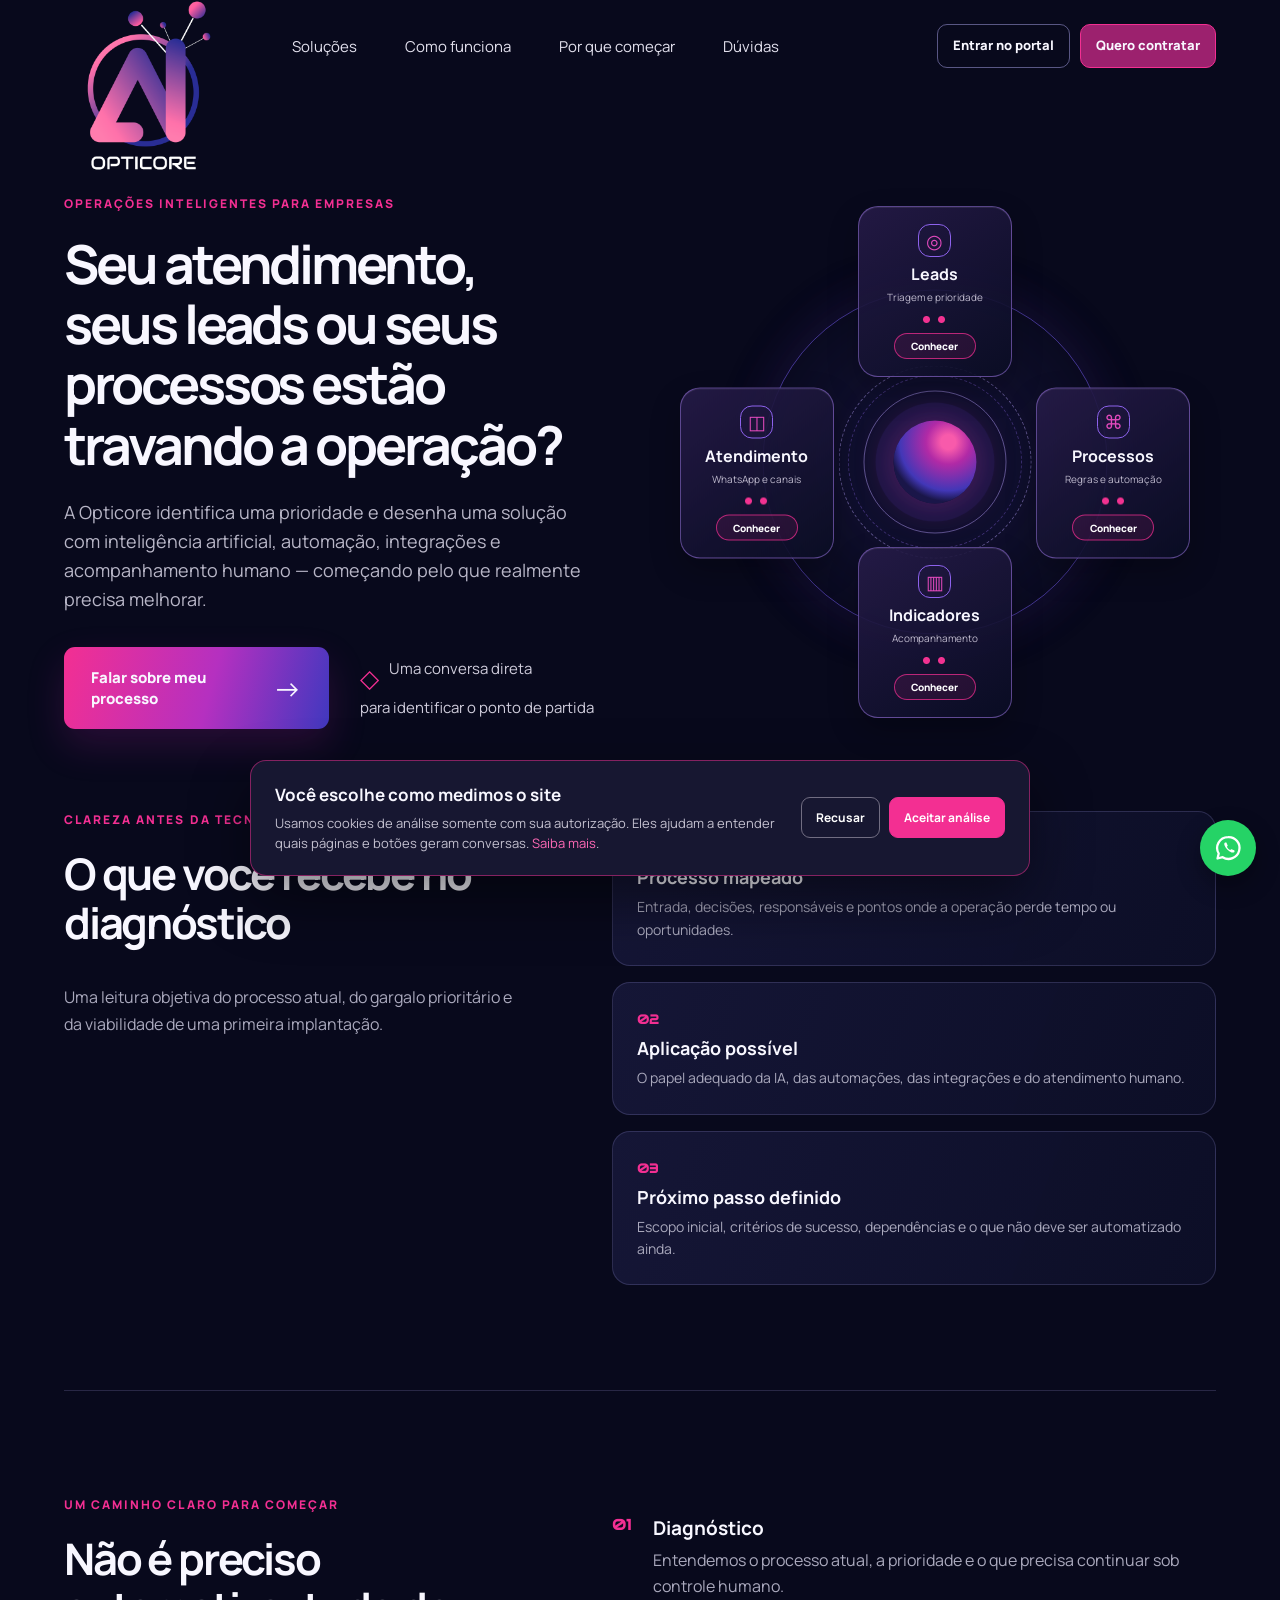
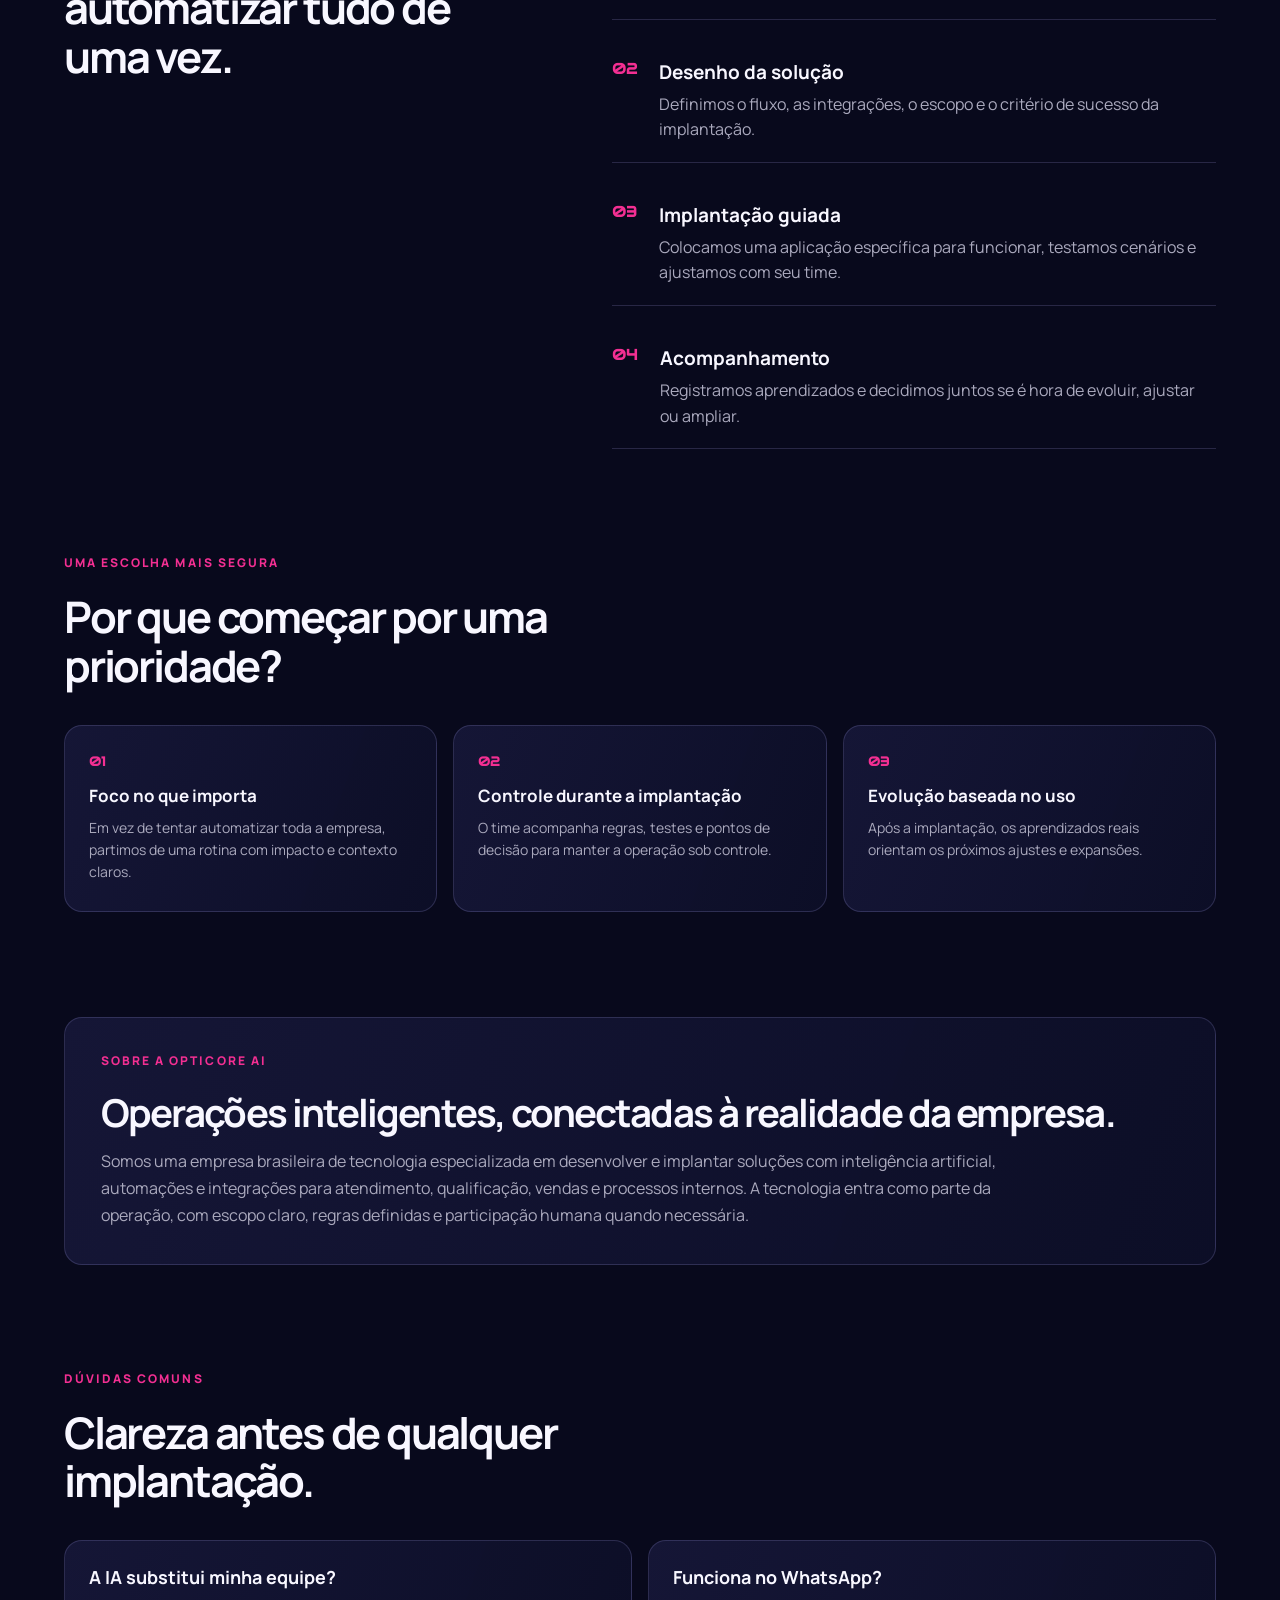
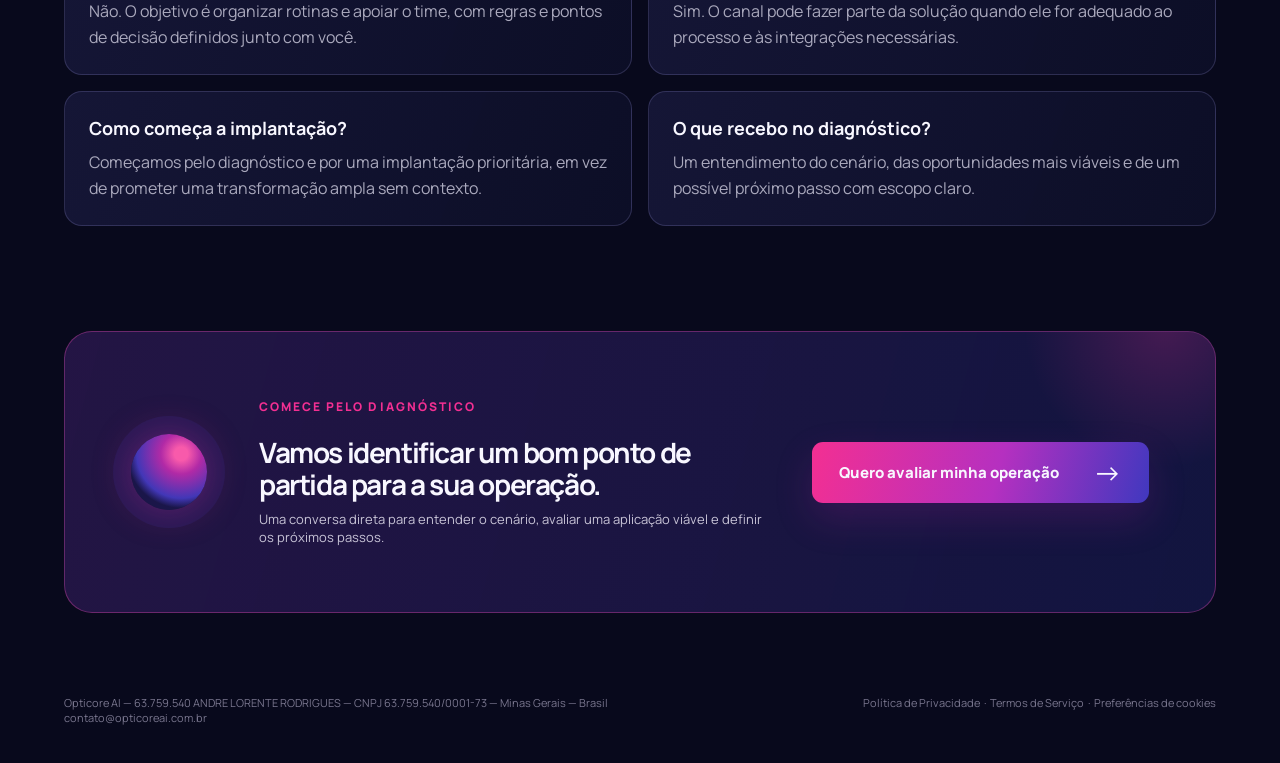
<file: index.html>
<!doctype html>
<html lang="pt-BR">
  <head>
    <style>
      @media (max-width: 650px) { .brand-logo { width: 100px; } }
    </style>
    <meta charset="utf-8">
    <meta name="viewport" content="width=device-width, initial-scale=1">
    <meta name="description" content="Identifique um gargalo da sua operação e implante uma solução de IA e automação com escopo claro, integração ao processo e acompanhamento humano.">
    <title>Opticore AI | Operações inteligentes para empresas</title>
    <link rel="canonical" href="https://www.opticoreai.com.br/">
    <meta property="og:type" content="website">
    <meta property="og:locale" content="pt_BR">
    <meta property="og:title" content="Opticore AI | Operações inteligentes para empresas">
    <meta property="og:description" content="Comece por um gargalo real e avance com uma solução de IA e automação conectada à sua operação.">
    <meta property="og:url" content="https://www.opticoreai.com.br/">
    <meta property="og:image" content="https://www.opticoreai.com.br/og-opticore.png">
    <meta property="og:image:width" content="1200">
    <meta property="og:image:height" content="630">
    <meta property="og:image:alt" content="Opticore AI — Diagnóstico e implantação de agentes de IA.">
    <link rel="icon" href="favicon.ico" sizes="any">
    <link rel="icon" type="image/png" sizes="32x32" href="favicon-32x32.png">
    <link rel="icon" type="image/png" sizes="16x16" href="favicon-16x16.png">
    <link rel="apple-touch-icon" href="apple-touch-icon.png">
    <link rel="manifest" href="site.webmanifest">
    <link rel="preconnect" href="https://fonts.googleapis.com">
    <link rel="preconnect" href="https://fonts.gstatic.com" crossorigin>
    <link href="https://fonts.googleapis.com/css2?family=Audiowide&family=Manrope:wght@400;500;600;700;800&display=swap" rel="stylesheet">
    <style>
      :root{--ink:#08091c;--panel:#10102a;--line:rgba(185,178,255,.18);--white:#f8f7ff;--muted:#aaa9bd;--pink:#f32f92;--violet:#772eaf;--blue:#3d369b}*{box-sizing:border-box}html{scroll-behavior:smooth}body{margin:0;background:var(--ink);color:var(--white);font-family:Manrope,Arial,sans-serif}a{color:inherit;text-decoration:none}.section,.site-header,footer{width:min(1312px,calc(100% - 128px));margin:auto}.site-header{height:92px;display:flex;align-items:center;justify-content:space-between;position:relative;z-index:5}.brand{display:flex;align-items:center;width:70px;height:76px;overflow:visible}.brand-logo{display:block;width:170px;height:auto;max-height:none;transform:translateY(42px)}.nav-links{display:flex;gap:48px;font-size:15px;color:#e2e0ed}.nav-links a:hover{color:#fff}.header-cta{padding:13px 25px;border:1px solid var(--pink);border-radius:10px;font-size:13px;font-weight:700;transition:.2s}.header-cta:hover{background:rgba(243,47,146,.13);transform:translateY(-2px)}.hero{min-height:690px;padding:103px 0 82px;display:grid;grid-template-columns:46% 54%;align-items:center;gap:30px}.eyebrow{margin:0 0 22px;text-transform:uppercase;letter-spacing:.17em;font-size:12px;font-weight:800;color:var(--pink)}h1,h2,h3,p{margin-top:0}.hero h1{max-width:690px;margin-bottom:23px;font-size:clamp(40px,4.2vw,58px);line-height:1.12;letter-spacing:-.057em}.hero-description{max-width:545px;color:#b8b6c7;font-size:18px;line-height:1.62}.hero-actions{display:flex;align-items:center;gap:31px;margin-top:33px}.primary-cta{display:inline-flex;align-items:center;gap:34px;padding:20px 27px;border-radius:11px;background:linear-gradient(105deg,var(--pink),#b530c0 55%,#4038bf);font-size:15px;font-weight:800;box-shadow:0 16px 38px rgba(177,32,159,.2);transition:.2s}.primary-cta:hover{transform:translateY(-3px);box-shadow:0 20px 45px rgba(243,47,146,.32)}.primary-cta span{font-size:29px;font-weight:400;line-height:.7}.commitment{margin:0;color:#cfccdb;font-size:15px;line-height:1.45}.commitment span{float:left;margin:2px 10px 0 0;color:var(--pink);font-size:25px}.network-stage{height:520px;position:relative;isolation:isolate}.network-stage:before{content:"";position:absolute;inset:75px 35px;background:radial-gradient(circle,rgba(63,54,155,.24),transparent 62%);filter:blur(20px);z-index:-1}.network-ring{position:absolute;border:1px solid rgba(127,96,255,.5);border-radius:50%;left:50%;top:50%;transform:translate(-50%,-50%)}.ring-one{width:345px;height:345px;box-shadow:0 0 50px rgba(119,46,175,.13)}.ring-two{width:174px;height:174px;border-style:dashed;border-color:rgba(153,115,255,.33)}.core{position:absolute;left:50%;top:50%;width:83px;height:83px;transform:translate(-50%,-50%);border-radius:50%;background:radial-gradient(circle at 66% 26%,#f85aab 0 9%,#b12aa6 27%,#4237b7 59%,#1a1649 72%);box-shadow:0 0 0 18px rgba(75,54,192,.12),0 0 38px rgba(243,47,146,.35)}.core:before,.core:after{content:"";position:absolute;border:1px solid rgba(184,165,255,.45);border-radius:50%;inset:-30px}.core:after{inset:-55px;border-style:dashed}.node{position:absolute;width:154px;min-height:132px;padding:17px 15px;background:linear-gradient(145deg,rgba(38,27,72,.9),rgba(10,13,36,.91));border:1px solid rgba(178,135,255,.45);border-radius:20px;text-align:center;box-shadow:inset 0 1px rgba(255,255,255,.08),0 13px 31px rgba(0,0,0,.24)}.node strong,.node small{display:block;position:relative;z-index:1}.node strong{font-size:16px;margin-top:6px}.node small{margin-top:5px;color:#bdb8cc;font-size:10px}.node-icon{display:inline-grid;place-items:center;width:33px;height:33px;border:1px solid #8d62ec;border-radius:12px;color:#e24abd;font-size:19px}.node b{display:block;width:31px;height:7px;margin:12px auto 0;background:radial-gradient(circle,#f23291 0 3px,transparent 4px) 0 0/15px 7px repeat-x}.node-top{left:50%;top:4px;transform:translateX(-50%)}.node-left{left:9%;top:52%;transform:translateY(-50%)}.node-right{right:9%;top:52%;transform:translateY(-50%)}.node-bottom{left:50%;bottom:4px;transform:translateX(-50%)}.capabilities{display:grid;grid-template-columns:repeat(4,1fr);gap:16px;padding-bottom:108px}.capability{min-height:108px;padding:18px;display:flex;gap:15px;align-items:center;background:linear-gradient(110deg,rgba(23,24,57,.91),rgba(13,15,40,.94));border:1px solid var(--line);border-radius:18px}.capability>span{width:38px;height:38px;flex:none;display:grid;place-items:center;border:1px solid var(--pink);border-radius:50%;color:#ff65ba;font-size:19px}.capability:nth-child(2)>span{border-color:#b85cff;color:#bd7fff}.capability:nth-child(3)>span{border-color:#7a69df;color:#a396ff}.capability:nth-child(4)>span{border-color:#4c72e8;color:#7aa2ff}.capability h2{margin:0;font-size:17px}.capability p{margin:4px 0 0;color:#a9a6b9;font-size:14px;line-height:1.4}.method{display:grid;grid-template-columns:.86fr 1.14fr;gap:92px;padding:105px 0;border-top:1px solid var(--line)}.method h2,.contact h2,.faq h2{font-size:clamp(31px,3.4vw,48px);line-height:1.12;letter-spacing:-.05em}.method ol{margin:0;padding:0;list-style:none;display:grid;gap:20px}.method li{display:flex;gap:22px;padding:19px 0;border-bottom:1px solid var(--line)}.method li b{color:var(--pink);font-family:Audiowide,sans-serif;font-size:15px}.method h3{margin:0 0 7px;font-size:19px}.method li p{margin:0;color:var(--muted);font-size:16px;line-height:1.6}.faq{padding:0 0 105px}.faq-header{max-width:650px;margin-bottom:34px}.faq h2{margin:0}.faq-grid{display:grid;grid-template-columns:repeat(2,1fr);gap:16px}.faq-item{padding:24px;background:linear-gradient(110deg,rgba(23,24,57,.91),rgba(13,15,40,.94));border:1px solid var(--line);border-radius:18px}.faq-item h3{margin:0 0 10px;font-size:18px}.faq-item p{margin:0;color:var(--muted);font-size:16px;line-height:1.6}.contact{margin-bottom:82px;padding:66px;display:grid;grid-template-columns:90px 1fr auto;align-items:center;gap:38px;background:linear-gradient(105deg,rgba(45,25,82,.75),rgba(19,22,66,.94));border:1px solid rgba(227,71,173,.38);border-radius:28px;overflow:hidden;position:relative}.contact:after{content:"";position:absolute;width:310px;height:310px;right:-105px;top:-160px;border-radius:50%;background:radial-gradient(circle,rgba(243,47,146,.22),transparent 64%)}.contact-mark{width:76px;height:76px;border-radius:50%;background:radial-gradient(circle at 66% 26%,#f85aab 0 9%,#b12aa6 27%,#4237b7 59%,#1a1649 72%);box-shadow:0 0 0 18px rgba(75,54,192,.12),0 0 38px rgba(243,47,146,.35);position:relative;z-index:1}.contact h2{margin:0 0 10px;max-width:720px;font-size:28px}.contact p:not(.eyebrow){margin:0;color:#c8c4d7;font-size:13px}.contact .primary-cta{position:relative;z-index:1;white-space:nowrap}footer{padding:0 0 38px;display:flex;justify-content:space-between;color:#79768e;font-size:11px}@media(max-width:1050px){.section,.site-header,footer{width:min(100% - 56px,1312px)}.nav-links{gap:25px}.hero{grid-template-columns:1fr;padding-top:64px}.network-stage{max-width:660px;width:100%;margin:auto}.capabilities{grid-template-columns:repeat(2,1fr)}.method{gap:45px}.contact{grid-template-columns:76px 1fr}.contact .primary-cta{grid-column:2}}@media(max-width:650px){.section,.site-header,footer{width:calc(100% - 36px)}.site-header{height:76px}.nav-links{display:none}.header-cta{padding:10px 12px;font-size:11px}.brand{width:60px;height:64px;overflow:visible}.brand-logo{width:90px;transform:translateY(24px)}.hero{padding:56px 0 54px;min-height:auto}.hero h1{font-size:38px}.hero-description{font-size:15px}.hero-actions{align-items:flex-start;flex-direction:column;gap:18px}.network-stage{height:430px;transform:scale(.83);transform-origin:top center;margin-bottom:-75px}.capabilities,.faq-grid{grid-template-columns:1fr}.capabilities{padding-bottom:72px}.method{grid-template-columns:1fr;padding:75px 0;gap:25px}.faq{padding-bottom:72px}.contact{padding:35px 25px;grid-template-columns:1fr;gap:19px}.contact-mark{display:none}.contact .primary-cta{grid-column:1;width:max-content}.contact h2{font-size:27px}footer{gap:10px;flex-direction:column}.node-left{left:-1%}.node-right{right:-1%}}
    </style>
    <style>
      .about{padding:0 0 105px}.about-card{padding:34px 36px;background:linear-gradient(110deg,rgba(23,24,57,.91),rgba(13,15,40,.94));border:1px solid var(--line);border-radius:18px}.about h2{margin:0 0 13px;font-size:clamp(28px,3vw,40px);line-height:1.15;letter-spacing:-.05em}.about p:not(.eyebrow){max-width:900px;margin:0;color:var(--muted);font-size:16px;line-height:1.7}@media(max-width:650px){.about{padding-bottom:72px}.about-card{padding:27px 23px}.about p:not(.eyebrow){font-size:14px}}.why{padding:0 0 105px}.why-header{max-width:700px;margin-bottom:34px}.why h2{margin:0;font-size:clamp(31px,3.4vw,48px);line-height:1.12;letter-spacing:-.05em}.why-grid{display:grid;grid-template-columns:repeat(3,1fr);gap:16px}.why-item{padding:27px 24px;background:linear-gradient(110deg,rgba(23,24,57,.91),rgba(13,15,40,.94));border:1px solid var(--line);border-radius:18px}.why-item b{display:block;margin-bottom:14px;color:var(--pink);font-family:Audiowide,sans-serif;font-size:13px}.why-item h3{margin:0 0 10px;font-size:17px}.why-item p{margin:0;color:var(--muted);font-size:14px;line-height:1.6}.whatsapp-float{position:fixed;right:24px;bottom:24px;z-index:20;display:grid;place-items:center;width:56px;height:56px;padding:0;border:0;border-radius:50%;background:#25d366;color:#fff;box-shadow:0 10px 24px rgba(0,0,0,.32);transition:.2s}.whatsapp-float:hover{transform:translateY(-3px);background:#1ebe5d;box-shadow:0 15px 30px rgba(37,211,102,.32)}.whatsapp-float svg{width:28px;height:28px;display:block}@media(max-width:650px){.why{padding-bottom:72px}.why-grid{grid-template-columns:1fr}.whatsapp-float{right:17px;bottom:17px;width:52px;height:52px}.whatsapp-float svg{width:26px;height:26px}}
    </style>
    <script type="application/ld+json">{"@context":"https://schema.org","@type":"Organization","name":"Opticore AI","legalName":"63.759.540 ANDRE LORENTE RODRIGUES","taxID":"63.759.540/0001-73","url":"https://www.opticoreai.com.br/","email":"contato@opticoreai.com.br","address":{"@type":"PostalAddress","addressRegion":"Minas Gerais","addressCountry":"BR"},"description":"Agentes de IA e automações para empresas."}</script>
    <link rel="stylesheet" href="site.css">
    <script src="site.js?v=20261013-leads-2" defer></script>
  
    <style>
      @media (max-width: 650px) {
        .network-stage { display: none; }
        .capabilities { display: grid; padding-top: 0; }
        .contact > div { min-width: 0; }
        .contact h2 { max-width: 100%; overflow-wrap: anywhere; }
        .contact .primary-cta { width: 100%; max-width: 100%; white-space: normal; justify-content: space-between; gap: 12px; }
      }
    </style>
    <style>
      .commitment .commitment-line { float: none; margin: 0; color: inherit; font-size: inherit; white-space: nowrap; }
      @media (max-width: 650px) {
        .commitment { font-size: 14px; }
        .capability { position: relative; padding-right: 58px; cursor: pointer; border-color: rgba(243,47,146,.52); box-shadow: 0 10px 25px rgba(0,0,0,.16); }
        .capability::after { content: "→"; position: absolute; right: 18px; top: 50%; display: grid; place-items: center; width: 30px; height: 30px; transform: translateY(-50%); border: 1px solid #f32f92; border-radius: 50%; color: #ff65ba; font-size: 19px; font-weight: 800; }
        .capability:active { transform: scale(.98); }
      }
    </style>
    <style>
      .header-actions{display:flex;align-items:center;justify-content:flex-end;gap:10px;flex-shrink:0}
      .header-actions .header-cta{display:inline-flex;align-items:center;justify-content:center;min-height:44px;padding:10px 15px;white-space:nowrap;font:800 13px/1.2 Manrope,Arial,sans-serif;color:var(--white)}
      .header-actions .portal-entry{border-color:rgba(185,178,255,.46)}
      .header-actions .hire-entry{background:#9c216e;cursor:pointer}
      .header-actions .hire-entry:hover{background:#b3207c}
      .header-actions .header-cta:focus-visible{outline:2px solid var(--white);outline-offset:3px}
      @media (max-width:1100px){.site-header .nav-links{gap:16px;font-size:13px}}
      @media (max-width:820px){.site-header .nav-links{display:none}}
      @media (max-width:400px){.header-actions{gap:6px}.header-actions .header-cta{padding-inline:9px;font-size:12px}}
    </style>
  </head>
  <body>
    <header class="site-header">
      <a class="brand" href="#inicio" aria-label="Opticore AI - início"><img class="brand-logo" src="logo-branca-sem-fundo.png" alt="Opticore AI"></a>
      <nav class="nav-links" aria-label="Navegação principal"><a href="#solucoes">Soluções</a><a href="#metodo">Como funciona</a><a href="#porque">Por que começar</a><a href="#faq">Dúvidas</a></nav>
      <div class="header-actions">
        <a class="header-cta portal-entry" href="https://opticoreai.com.br/portal/cliente/login/">Entrar no portal</a>
        <button class="header-cta hire-entry" type="button" data-open-lead-form aria-haspopup="dialog">Quero contratar</button>
      </div>
    </header>
    <main>
      <section class="hero section" id="inicio">
        <div class="hero-copy"><p class="eyebrow">Operações inteligentes para empresas</p><h1>Seu atendimento, seus leads ou seus processos estão travando a operação?</h1><p class="hero-description">A Opticore identifica uma prioridade e desenha uma solução com inteligência artificial, automação, integrações e acompanhamento humano — começando pelo que realmente precisa melhorar.</p><div class="hero-actions"><a class="primary-cta" data-track="whatsapp" data-cta="home_hero" href="https://wa.me/551151927579?text=Olá%2C%20vim%20pelo%20site%20da%20Opticore%20e%20quero%20avaliar%20um%20gargalo%20da%20minha%20operação." target="_blank" rel="noreferrer">Falar sobre meu processo <span>→</span></a><p class="commitment"><span>◇</span>Uma conversa direta<br><span class="commitment-line">para identificar o ponto de partida</span></p></div></div>
        <div class="network-stage" id="solucoes" aria-label="Soluções da Opticore AI"><div class="network-ring ring-one"></div><div class="network-ring ring-two"></div><div class="core"></div><a class="node node-top" data-track="solution" data-solution="leads" href="qualificacao-de-leads.html" aria-label="Conhecer a solução de qualificação de leads"><span class="node-icon">◎</span><strong>Leads</strong><small>Triagem e prioridade</small><b></b><span class="node-cta">Conhecer</span></a><a class="node node-left" data-track="solution" data-solution="atendimento" href="atendimento-whatsapp-ia.html" aria-label="Conhecer a solução de atendimento no WhatsApp"><span class="node-icon">◫</span><strong>Atendimento</strong><small>WhatsApp e canais</small><b></b><span class="node-cta">Conhecer</span></a><a class="node node-right" data-track="solution" data-solution="processos" href="automacao-processos-empresariais.html" aria-label="Conhecer a solução de automação de processos"><span class="node-icon">⌘</span><strong>Processos</strong><small>Regras e automação</small><b></b><span class="node-cta">Conhecer</span></a><a class="node node-bottom" data-track="solution" data-solution="indicadores" href="diagnostico-operacional-com-ia.html" aria-label="Conhecer a solução de diagnóstico e indicadores operacionais"><span class="node-icon">▥</span><strong>Indicadores</strong><small>Acompanhamento</small><b></b><span class="node-cta">Conhecer</span></a></div>
      </section>
      <section class="capabilities section" aria-label="Soluções em formato compacto"><a class="capability" data-track="solution" data-solution="atendimento_mobile" href="atendimento-whatsapp-ia.html"><span>◉</span><div><h2>Atendimento no WhatsApp</h2><p>Orientação inicial, coleta de contexto e encaminhamento adequado.</p></div></a><a class="capability" data-track="solution" data-solution="leads_mobile" href="qualificacao-de-leads.html"><span>◫</span><div><h2>Qualificação de leads</h2><p>Perguntas, organização e prioridade antes do time comercial agir.</p></div></a><a class="capability" data-track="solution" data-solution="indicadores_mobile" href="diagnostico-operacional-com-ia.html"><span>⚙</span><div><h2>Diagnóstico e indicadores</h2><p>Leitura do fluxo, responsabilidades e critérios de acompanhamento.</p></div></a><a class="capability" data-track="solution" data-solution="processos_mobile" href="automacao-processos-empresariais.html"><span>▥</span><div><h2>Rotinas internas</h2><p>Automação e integração para reduzir tarefas manuais e informação dispersa.</p></div></a></section>
      <section class="deliverables section" aria-labelledby="entrega-titulo"><div><p class="eyebrow">Clareza antes da tecnologia</p><h2 id="entrega-titulo">O que você recebe no diagnóstico</h2><p>Uma leitura objetiva do processo atual, do gargalo prioritário e da viabilidade de uma primeira implantação.</p></div><div class="deliverables-grid"><article><b>01</b><h3>Processo mapeado</h3><p>Entrada, decisões, responsáveis e pontos onde a operação perde tempo ou oportunidades.</p></article><article><b>02</b><h3>Aplicação possível</h3><p>O papel adequado da IA, das automações, das integrações e do atendimento humano.</p></article><article><b>03</b><h3>Próximo passo definido</h3><p>Escopo inicial, critérios de sucesso, dependências e o que não deve ser automatizado ainda.</p></article></div></section>
      <section class="method section" id="metodo"><div><p class="eyebrow">Um caminho claro para começar</p><h2>Não é preciso automatizar tudo de uma vez.</h2></div><ol><li><b>01</b><div><h3>Diagnóstico</h3><p>Entendemos o processo atual, a prioridade e o que precisa continuar sob controle humano.</p></div></li><li><b>02</b><div><h3>Desenho da solução</h3><p>Definimos o fluxo, as integrações, o escopo e o critério de sucesso da implantação.</p></div></li><li><b>03</b><div><h3>Implantação guiada</h3><p>Colocamos uma aplicação específica para funcionar, testamos cenários e ajustamos com seu time.</p></div></li><li><b>04</b><div><h3>Acompanhamento</h3><p>Registramos aprendizados e decidimos juntos se é hora de evoluir, ajustar ou ampliar.</p></div></li></ol></section>
      <section class="why section" id="porque"><div class="why-header"><p class="eyebrow">Uma escolha mais segura</p><h2>Por que começar por uma prioridade?</h2></div><div class="why-grid"><article class="why-item"><b>01</b><h3>Foco no que importa</h3><p>Em vez de tentar automatizar toda a empresa, partimos de uma rotina com impacto e contexto claros.</p></article><article class="why-item"><b>02</b><h3>Controle durante a implantação</h3><p>O time acompanha regras, testes e pontos de decisão para manter a operação sob controle.</p></article><article class="why-item"><b>03</b><h3>Evolução baseada no uso</h3><p>Após a implantação, os aprendizados reais orientam os próximos ajustes e expansões.</p></article></div></section>
      <section class="about section" id="sobre"><div class="about-card"><p class="eyebrow">Sobre a Opticore AI</p><h2>Operações inteligentes, conectadas à realidade da empresa.</h2><p>Somos uma empresa brasileira de tecnologia especializada em desenvolver e implantar soluções com inteligência artificial, automações e integrações para atendimento, qualificação, vendas e processos internos. A tecnologia entra como parte da operação, com escopo claro, regras definidas e participação humana quando necessária.</p></div></section>
      <section class="faq section" id="faq"><div class="faq-header"><p class="eyebrow">Dúvidas comuns</p><h2>Clareza antes de qualquer implantação.</h2></div><div class="faq-grid"><article class="faq-item"><h3>A IA substitui minha equipe?</h3><p>Não. O objetivo é organizar rotinas e apoiar o time, com regras e pontos de decisão definidos junto com você.</p></article><article class="faq-item"><h3>Funciona no WhatsApp?</h3><p>Sim. O canal pode fazer parte da solução quando ele for adequado ao processo e às integrações necessárias.</p></article><article class="faq-item"><h3>Como começa a implantação?</h3><p>Começamos pelo diagnóstico e por uma implantação prioritária, em vez de prometer uma transformação ampla sem contexto.</p></article><article class="faq-item"><h3>O que recebo no diagnóstico?</h3><p>Um entendimento do cenário, das oportunidades mais viáveis e de um possível próximo passo com escopo claro.</p></article></div></section>
      <section class="contact section" id="contato"><div class="contact-mark" aria-hidden="true"></div><div><p class="eyebrow">Comece pelo diagnóstico</p><h2>Vamos identificar um bom ponto de partida para a sua operação.</h2><p>Uma conversa direta para entender o cenário, avaliar uma aplicação viável e definir os próximos passos.</p></div><a class="primary-cta" data-track="whatsapp" data-cta="home_contato" href="https://wa.me/551151927579?text=Olá%2C%20quero%20entender%20como%20a%20Opticore%20pode%20ajudar%20a%20melhorar%20um%20processo%20da%20minha%20empresa." target="_blank" rel="noreferrer">Quero avaliar minha operação <span>→</span></a></section>
    <dialog class="lead-dialog" data-lead-dialog aria-labelledby="lead-form-title">
      <div class="lead-dialog-inner">
        <button class="lead-dialog-close" type="button" data-close-lead-form aria-label="Fechar formulário">×</button>
        <p class="lead-dialog-eyebrow">WhatsApp Business</p>
        <h2 id="lead-form-title">Solicite a contratação</h2>
        <p class="lead-dialog-intro">Informe os dados da sua empresa. A Opticore vai analisar a solicitação e entrar em contato para combinar a contratação.</p>
        <form class="lead-form" data-lead-form data-endpoint="https://automacao.opticoreai.com.br/webhook/opticore-site-leads-v1" data-solution-context="Atendimento no WhatsApp" data-form-version="lead-v1" novalidate>
          <input type="hidden" name="solution_context" value="Atendimento no WhatsApp">
          <input type="hidden" name="form_version" value="lead-v1">
          <label style="position:absolute;left:-10000px" aria-hidden="true">Website<input name="website" type="text" tabindex="-1" autocomplete="off"></label>
          <label>Nome do responsável<input name="name" type="text" autocomplete="name" required></label>
          <label>Empresa<input name="company" type="text" autocomplete="organization" required></label>
          <label>WhatsApp<input name="phone" type="tel" autocomplete="tel" inputmode="tel" placeholder="(00) 00000-0000" required></label>
          <label>E-mail do responsável<input name="email" type="email" autocomplete="email" placeholder="voce@empresa.com.br" required></label>
          <label>Segmento<select name="segment" required><option value="">Selecione</option><option>Comércio</option><option>Serviços</option><option>Indústria</option><option>Associação ou entidade</option><option>Outro</option></select></label>
          <label class="full">Qual processo ou dificuldade você quer melhorar?<textarea name="challenge" maxlength="900" required placeholder="Ex.: os contatos demoram a receber resposta e o time perde o contexto."></textarea></label>
          <label class="full">Canal preferido para retorno<select name="contact_preference" required><option value="">Selecione</option><option value="whatsapp">WhatsApp</option><option value="email">E-mail</option></select></label>
          <label class="lead-consent"><input name="consent" type="checkbox" required><span>Autorizo a Opticore AI a usar estes dados para analisar minha solicitação e entrar em contato. Consulte a <a href="privacy.html">Política de Privacidade</a>.</span></label>
          <div class="lead-form-actions"><button class="lead-submit" type="submit">Enviar solicitação</button><p class="lead-form-status" data-lead-form-status aria-live="polite"></p></div>
        </form>
      </div>
    </dialog>
    </main>
    <footer><span>Opticore AI — 63.759.540 ANDRE LORENTE RODRIGUES — CNPJ 63.759.540/0001-73 — Minas Gerais — Brasil<br><a href="mailto:contato@opticoreai.com.br">contato@opticoreai.com.br</a></span><span><a href="privacy.html">Política de Privacidade</a> &nbsp;·&nbsp; <a href="terms.html">Termos de Serviço</a> &nbsp;·&nbsp; <button class="cookie-settings" type="button" data-cookie-settings>Preferências de cookies</button></span></footer>
    <a class="whatsapp-float" data-track="whatsapp" data-cta="flutuante" href="https://wa.me/551151927579?text=Olá%2C%20tenho%20um%20processo%20manual%20e%20quero%20entender%20por%20onde%20começar." target="_blank" rel="noreferrer" aria-label="Falar com a Opticore AI pelo WhatsApp"><svg viewBox="0 0 32 32" aria-hidden="true" fill="none"><path d="M16 3.5a12.4 12.4 0 0 0-10.6 18.8L4 28l5.9-1.5A12.5 12.5 0 1 0 16 3.5Z" stroke="currentColor" stroke-width="2.6" stroke-linejoin="round"/><path d="M12.2 10.2c.2-.5.5-.5.8-.5h.8c.2 0 .5.1.6.5l1.2 2.8c.1.3.1.5-.1.7l-.8 1c.8 1.6 2.1 2.9 3.7 3.7l1-.8c.2-.2.5-.2.7-.1l2.8 1.2c.4.2.5.4.5.6v.8c0 .3 0 .6-.5.8-.7.3-1.7.5-2.8.1-3.5-1.2-6.9-4.6-8.1-8.1-.4-1.1-.2-2.1.1-2.8Z" fill="currentColor"/></svg></a>
  </body>
</html>
</file>
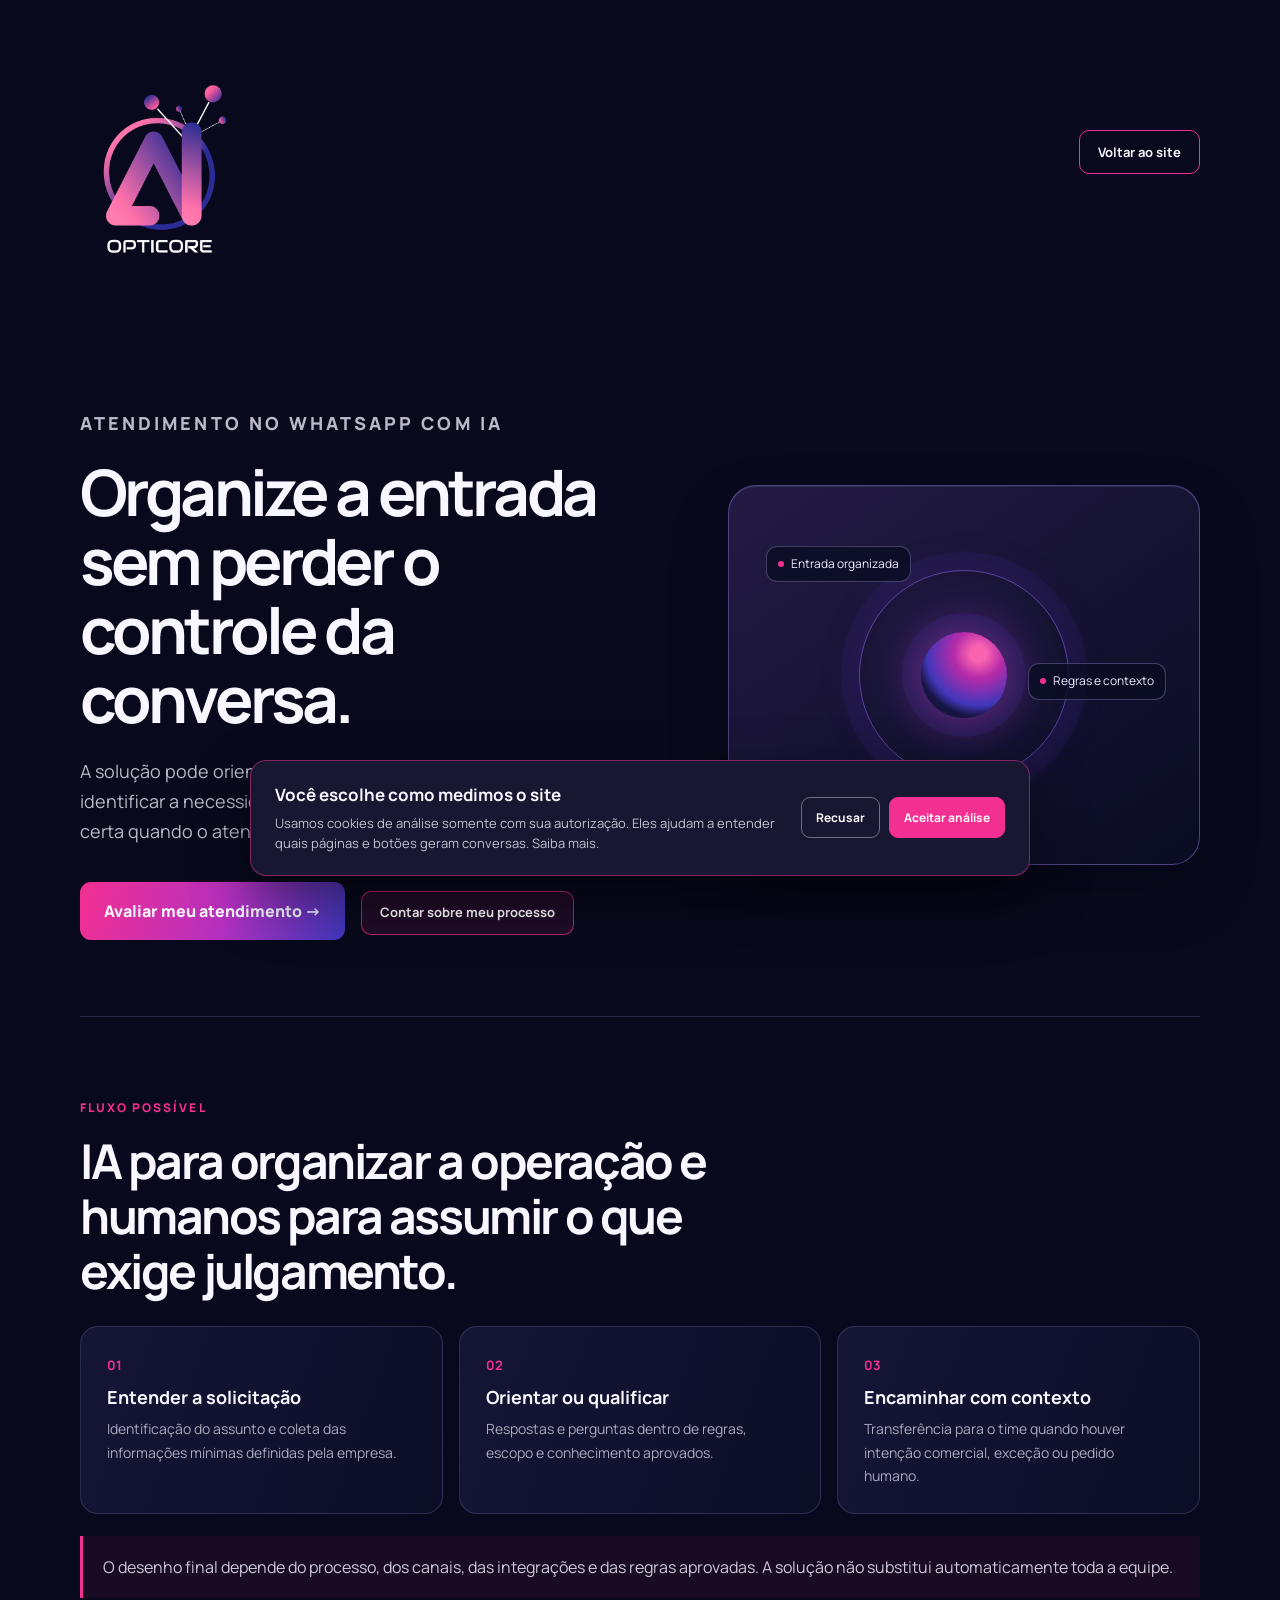
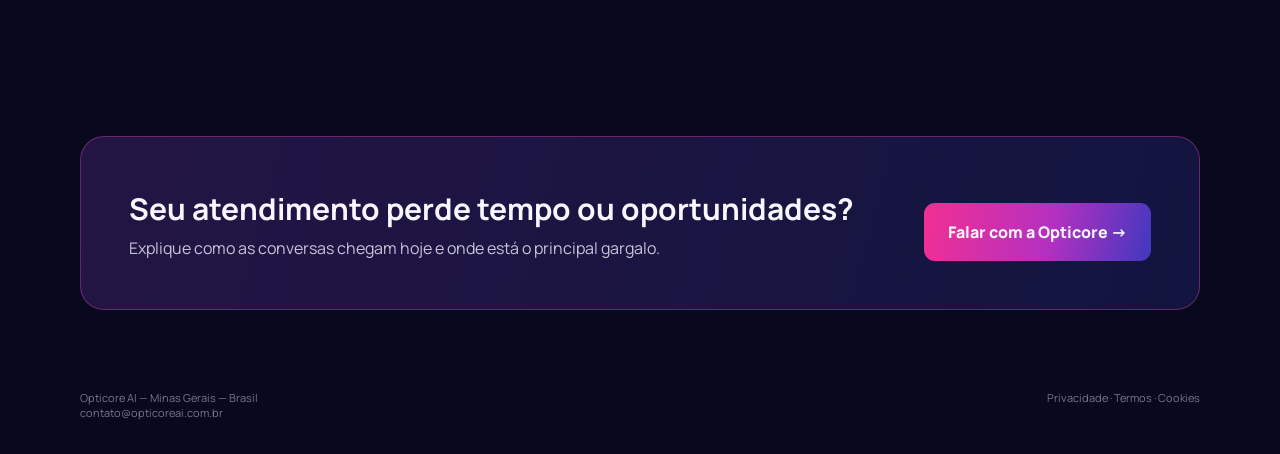
<file: atendimento-whatsapp-ia.html>
<!doctype html>
<html lang="pt-BR">
<head>
  <meta charset="utf-8">
  <meta name="viewport" content="width=device-width,initial-scale=1">
  <title>Atendimento no WhatsApp com IA | Opticore AI</title>
  <meta name="description" content="Organize o atendimento no WhatsApp com coleta de contexto, orientação inicial, qualificação e encaminhamento humano quando necessário.">
  <link rel="canonical" href="https://www.opticoreai.com.br/atendimento-whatsapp-ia.html">
  <link rel="icon" href="favicon.ico" sizes="any">
  <link rel="preconnect" href="https://fonts.googleapis.com">
  <link rel="preconnect" href="https://fonts.gstatic.com" crossorigin>
  <link href="https://fonts.googleapis.com/css2?family=Audiowide&family=Manrope:wght@400;500;600;700;800&display=swap" rel="stylesheet">
  <link rel="stylesheet" href="site.css">
  <script src="site.js?v=20261013-leads-2" defer></script>
</head>
<body class="landing-body">
  <header class="landing-header page-shell"><a href="index.html" aria-label="Opticore AI - início"><img class="landing-logo" src="logo-branca-sem-fundo.png" alt="Opticore AI"></a><a class="landing-back" href="index.html">Voltar ao site</a></header>
  <main>
    <section class="landing-hero page-shell"><div><p class="landing-eyebrow">Atendimento no WhatsApp com IA</p><h1>Organize a entrada sem perder o controle da conversa.</h1><p>A solução pode orientar o contato, coletar informações essenciais, identificar a necessidade e encaminhar a conversa para a pessoa certa quando o atendimento humano for necessário.</p><a class="landing-cta" data-track="whatsapp" data-cta="atendimento_hero" href="https://wa.me/551151927579?text=Olá%2C%20vim%20pela%20página%20de%20atendimento%20no%20WhatsApp%20e%20quero%20avaliar%20esse%20processo%20na%20minha%20empresa." target="_blank" rel="noreferrer">Avaliar meu atendimento →</a><button class="landing-form-trigger" type="button" data-open-lead-form>Contar sobre meu processo</button></div><aside class="solution-visual" aria-hidden="true"><div class="solution-orbit"></div><div class="solution-core"></div><span class="solution-label one">Entrada organizada</span><span class="solution-label two">Regras e contexto</span><span class="solution-label three">Handoff humano</span></aside></section>
    <section class="landing-section page-shell"><p class="landing-eyebrow">Fluxo possível</p><h2>IA para organizar a operação e humanos para assumir o que exige julgamento.</h2><div class="landing-grid"><article class="landing-card"><b>01</b><h3>Entender a solicitação</h3><p>Identificação do assunto e coleta das informações mínimas definidas pela empresa.</p></article><article class="landing-card"><b>02</b><h3>Orientar ou qualificar</h3><p>Respostas e perguntas dentro de regras, escopo e conhecimento aprovados.</p></article><article class="landing-card"><b>03</b><h3>Encaminhar com contexto</h3><p>Transferência para o time quando houver intenção comercial, exceção ou pedido humano.</p></article></div><p class="landing-note">O desenho final depende do processo, dos canais, das integrações e das regras aprovadas. A solução não substitui automaticamente toda a equipe.</p></section>
    <section class="landing-contact page-shell"><div><h2>Seu atendimento perde tempo ou oportunidades?</h2><p>Explique como as conversas chegam hoje e onde está o principal gargalo.</p></div><a class="landing-cta" data-track="whatsapp" data-cta="atendimento_final" href="https://wa.me/551151927579?text=Olá%2C%20quero%20avaliar%20o%20atendimento%20da%20minha%20empresa%20no%20WhatsApp." target="_blank" rel="noreferrer">Falar com a Opticore →</a></section>
    <dialog class="lead-dialog" data-lead-dialog aria-labelledby="lead-form-title">
      <div class="lead-dialog-inner">
        <button class="lead-dialog-close" type="button" data-close-lead-form aria-label="Fechar formulário">×</button>
        <p class="lead-dialog-eyebrow">Atendimento no WhatsApp</p>
        <h2 id="lead-form-title">Conte um pouco sobre o seu processo.</h2>
        <p class="lead-dialog-intro">Usaremos estas informações somente para entender a sua solicitação e retornar pelo canal escolhido.</p>
        <form class="lead-form" data-lead-form data-endpoint="https://automacao.opticoreai.com.br/webhook/opticore-site-leads-v1" data-solution-context="Atendimento no WhatsApp" data-form-version="lead-v1" novalidate>
          <input type="hidden" name="solution_context" value="Atendimento no WhatsApp">
          <input type="hidden" name="form_version" value="lead-v1">
          <label style="position:absolute;left:-10000px" aria-hidden="true">Website<input name="website" type="text" tabindex="-1" autocomplete="off"></label>
          <label>Seu nome<input name="name" type="text" autocomplete="name" required></label>
          <label>Empresa<input name="company" type="text" autocomplete="organization" required></label>
          <label>WhatsApp<input name="phone" type="tel" autocomplete="tel" inputmode="tel" placeholder="(00) 00000-0000" required></label>
          <label>E-mail <small>(opcional)</small><input name="email" type="email" autocomplete="email" placeholder="voce@empresa.com.br"></label>
          <label>Segmento<select name="segment" required><option value="">Selecione</option><option>Comércio</option><option>Serviços</option><option>Indústria</option><option>Associação ou entidade</option><option>Outro</option></select></label>
          <label class="full">Qual processo ou dificuldade você quer melhorar?<textarea name="challenge" maxlength="900" required placeholder="Ex.: os contatos demoram a receber resposta e o time perde o contexto."></textarea></label>
          <label class="full">Canal preferido para retorno<select name="contact_preference" required><option value="">Selecione</option><option value="whatsapp">WhatsApp</option><option value="email">E-mail</option></select></label>
          <label class="lead-consent"><input name="consent" type="checkbox" required><span>Autorizo a Opticore AI a usar estes dados para analisar minha solicitação e entrar em contato. Consulte a <a href="privacy.html">Política de Privacidade</a>.</span></label>
          <div class="lead-form-actions"><button class="lead-submit" type="submit">Enviar solicitação</button><p class="lead-form-status" data-lead-form-status aria-live="polite"></p></div>
        </form>
      </div>
    </dialog>
  </main>
  <footer class="landing-footer page-shell"><span>Opticore AI — Minas Gerais — Brasil<br><a href="mailto:contato@opticoreai.com.br">contato@opticoreai.com.br</a></span><span><a href="privacy.html">Privacidade</a> · <a href="terms.html">Termos</a> · <button class="cookie-settings" type="button" data-cookie-settings>Cookies</button></span></footer>
</body>
</html>
</file>
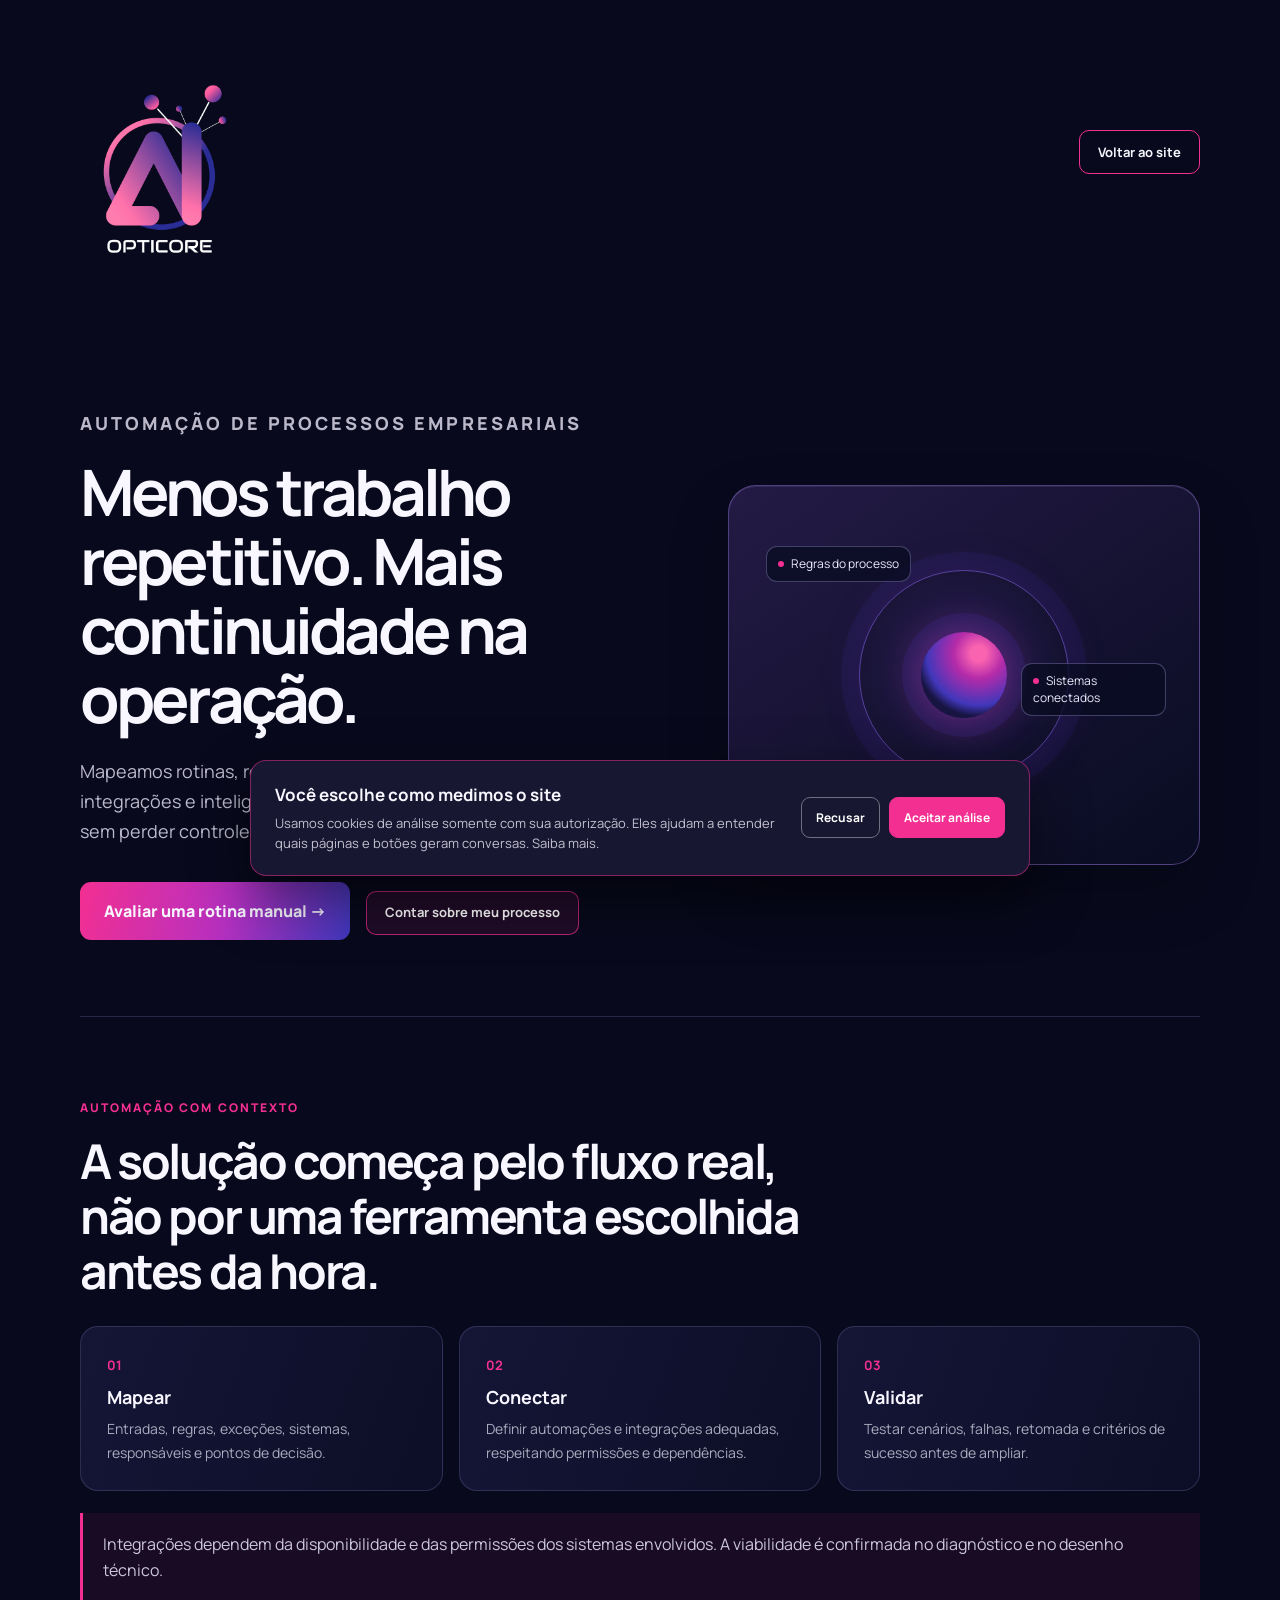
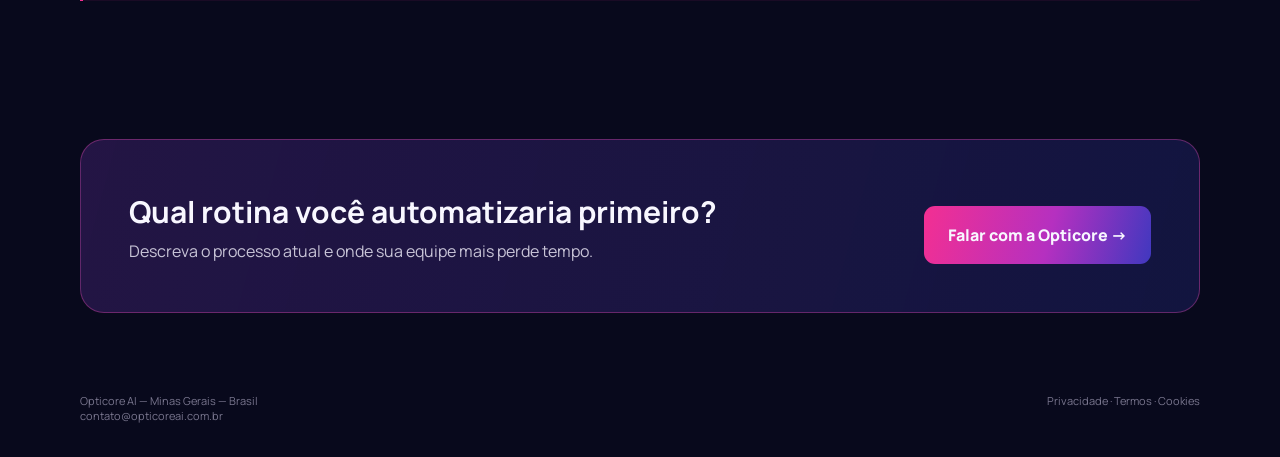
<file: automacao-processos-empresariais.html>
<!doctype html>
<html lang="pt-BR">
<head>
  <meta charset="utf-8">
  <meta name="viewport" content="width=device-width,initial-scale=1">
  <title>Automação de processos empresariais | Opticore AI</title>
  <meta name="description" content="Avalie rotinas manuais e informações dispersas para desenhar automações e integrações empresariais com escopo claro e controle humano.">
  <link rel="canonical" href="https://www.opticoreai.com.br/automacao-processos-empresariais.html">
  <link rel="icon" href="favicon.ico" sizes="any">
  <link rel="preconnect" href="https://fonts.googleapis.com">
  <link rel="preconnect" href="https://fonts.gstatic.com" crossorigin>
  <link href="https://fonts.googleapis.com/css2?family=Audiowide&family=Manrope:wght@400;500;600;700;800&display=swap" rel="stylesheet">
  <link rel="stylesheet" href="site.css">
  <script src="site.js?v=20261013-leads-2" defer></script>
</head>
<body class="landing-body">
  <header class="landing-header page-shell"><a href="index.html" aria-label="Opticore AI - início"><img class="landing-logo" src="logo-branca-sem-fundo.png" alt="Opticore AI"></a><a class="landing-back" href="index.html">Voltar ao site</a></header>
  <main>
    <section class="landing-hero page-shell"><div><p class="landing-eyebrow">Automação de processos empresariais</p><h1>Menos trabalho repetitivo. Mais continuidade na operação.</h1><p>Mapeamos rotinas, regras e sistemas para avaliar onde automações, integrações e inteligência artificial podem reduzir tarefas manuais sem perder controle e rastreabilidade.</p><a class="landing-cta" data-track="whatsapp" data-cta="processos_hero" href="https://wa.me/551151927579?text=Olá%2C%20vim%20pela%20página%20de%20automação%20de%20processos%20e%20quero%20avaliar%20uma%20rotina%20manual." target="_blank" rel="noreferrer">Avaliar uma rotina manual →</a><button class="landing-form-trigger" type="button" data-open-lead-form>Contar sobre meu processo</button></div><aside class="solution-visual" aria-hidden="true"><div class="solution-orbit"></div><div class="solution-core"></div><span class="solution-label one">Regras do processo</span><span class="solution-label two">Sistemas conectados</span><span class="solution-label three">Menos retrabalho</span></aside></section>
    <section class="landing-section page-shell"><p class="landing-eyebrow">Automação com contexto</p><h2>A solução começa pelo fluxo real, não por uma ferramenta escolhida antes da hora.</h2><div class="landing-grid"><article class="landing-card"><b>01</b><h3>Mapear</h3><p>Entradas, regras, exceções, sistemas, responsáveis e pontos de decisão.</p></article><article class="landing-card"><b>02</b><h3>Conectar</h3><p>Definir automações e integrações adequadas, respeitando permissões e dependências.</p></article><article class="landing-card"><b>03</b><h3>Validar</h3><p>Testar cenários, falhas, retomada e critérios de sucesso antes de ampliar.</p></article></div><p class="landing-note">Integrações dependem da disponibilidade e das permissões dos sistemas envolvidos. A viabilidade é confirmada no diagnóstico e no desenho técnico.</p></section>
    <section class="landing-contact page-shell"><div><h2>Qual rotina você automatizaria primeiro?</h2><p>Descreva o processo atual e onde sua equipe mais perde tempo.</p></div><a class="landing-cta" data-track="whatsapp" data-cta="processos_final" href="https://wa.me/551151927579?text=Olá%2C%20quero%20avaliar%20uma%20automação%20para%20um%20processo%20da%20minha%20empresa." target="_blank" rel="noreferrer">Falar com a Opticore →</a></section>
    <dialog class="lead-dialog" data-lead-dialog aria-labelledby="lead-form-title">
      <div class="lead-dialog-inner">
        <button class="lead-dialog-close" type="button" data-close-lead-form aria-label="Fechar formulário">×</button>
        <p class="lead-dialog-eyebrow">Automação de processos</p>
        <h2 id="lead-form-title">Conte um pouco sobre o seu processo.</h2>
        <p class="lead-dialog-intro">Usaremos estas informações somente para entender a sua solicitação e retornar pelo canal escolhido.</p>
        <form class="lead-form" data-lead-form data-endpoint="https://automacao.opticoreai.com.br/webhook/opticore-site-leads-v1" data-solution-context="Automação de processos" data-form-version="lead-v1" novalidate>
          <input type="hidden" name="solution_context" value="Automação de processos">
          <input type="hidden" name="form_version" value="lead-v1">
          <label style="position:absolute;left:-10000px" aria-hidden="true">Website<input name="website" type="text" tabindex="-1" autocomplete="off"></label>
          <label>Seu nome<input name="name" type="text" autocomplete="name" required></label>
          <label>Empresa<input name="company" type="text" autocomplete="organization" required></label>
          <label>WhatsApp<input name="phone" type="tel" autocomplete="tel" inputmode="tel" placeholder="(00) 00000-0000" required></label>
          <label>E-mail <small>(opcional)</small><input name="email" type="email" autocomplete="email" placeholder="voce@empresa.com.br"></label>
          <label>Segmento<select name="segment" required><option value="">Selecione</option><option>Comércio</option><option>Serviços</option><option>Indústria</option><option>Associação ou entidade</option><option>Outro</option></select></label>
          <label class="full">Qual processo ou dificuldade você quer melhorar?<textarea name="challenge" maxlength="900" required placeholder="Ex.: os contatos demoram a receber resposta e o time perde o contexto."></textarea></label>
          <label class="full">Canal preferido para retorno<select name="contact_preference" required><option value="">Selecione</option><option value="whatsapp">WhatsApp</option><option value="email">E-mail</option></select></label>
          <label class="lead-consent"><input name="consent" type="checkbox" required><span>Autorizo a Opticore AI a usar estes dados para analisar minha solicitação e entrar em contato. Consulte a <a href="privacy.html">Política de Privacidade</a>.</span></label>
          <div class="lead-form-actions"><button class="lead-submit" type="submit">Enviar solicitação</button><p class="lead-form-status" data-lead-form-status aria-live="polite"></p></div>
        </form>
      </div>
    </dialog>
  </main>
  <footer class="landing-footer page-shell"><span>Opticore AI — Minas Gerais — Brasil<br><a href="mailto:contato@opticoreai.com.br">contato@opticoreai.com.br</a></span><span><a href="privacy.html">Privacidade</a> · <a href="terms.html">Termos</a> · <button class="cookie-settings" type="button" data-cookie-settings>Cookies</button></span></footer>
</body>
</html>
</file>
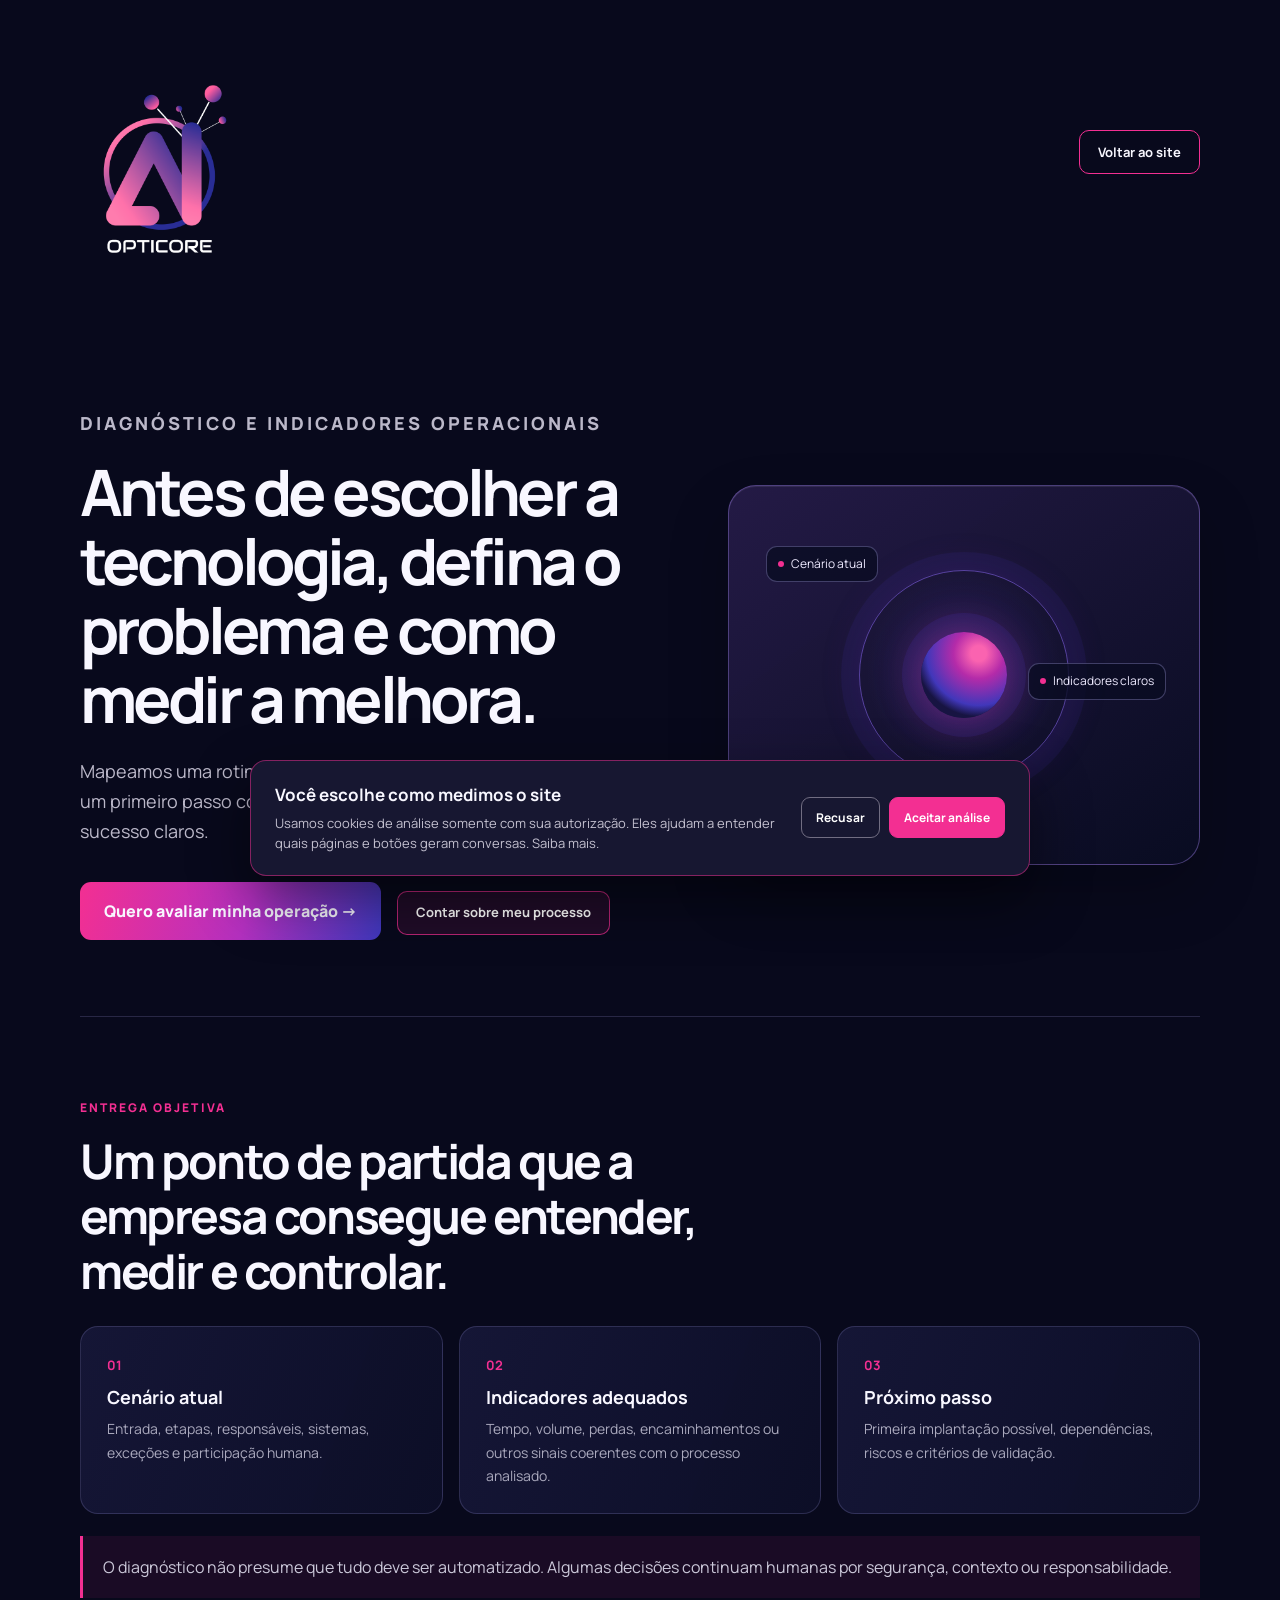
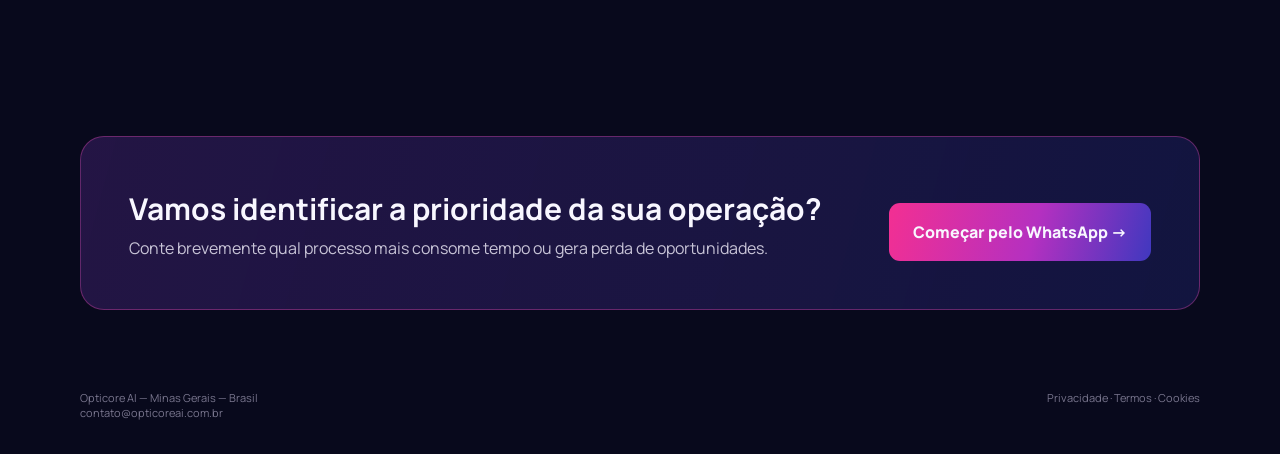
<file: diagnostico-operacional-com-ia.html>
<!doctype html>
<html lang="pt-BR">
<head>
  <meta charset="utf-8">
  <meta name="viewport" content="width=device-width,initial-scale=1">
  <title>Diagnóstico e indicadores operacionais | Opticore AI</title>
  <meta name="description" content="Mapeie um gargalo, defina indicadores de sucesso e avalie onde inteligência artificial, automação e integração podem gerar uma primeira implantação viável.">
  <link rel="canonical" href="https://www.opticoreai.com.br/diagnostico-operacional-com-ia.html">
  <link rel="icon" href="favicon.ico" sizes="any">
  <link rel="preconnect" href="https://fonts.googleapis.com">
  <link rel="preconnect" href="https://fonts.gstatic.com" crossorigin>
  <link href="https://fonts.googleapis.com/css2?family=Audiowide&family=Manrope:wght@400;500;600;700;800&display=swap" rel="stylesheet">
  <link rel="stylesheet" href="site.css">
  <script src="site.js?v=20261013-leads-2" defer></script>
</head>
<body class="landing-body">
  <header class="landing-header page-shell"><a href="index.html" aria-label="Opticore AI - início"><img class="landing-logo" src="logo-branca-sem-fundo.png" alt="Opticore AI"></a><a class="landing-back" href="index.html">Voltar ao site</a></header>
  <main>
    <section class="landing-hero page-shell"><div><p class="landing-eyebrow">Diagnóstico e indicadores operacionais</p><h1>Antes de escolher a tecnologia, defina o problema e como medir a melhora.</h1><p>Mapeamos uma rotina prioritária, avaliamos a viabilidade e definimos um primeiro passo com escopo, responsáveis e indicadores de sucesso claros.</p><a class="landing-cta" data-track="whatsapp" data-cta="diagnostico_hero" href="https://wa.me/551151927579?text=Olá%2C%20quero%20entender%20como%20a%20Opticore%20pode%20ajudar%20a%20melhorar%20um%20processo%20da%20minha%20empresa." target="_blank" rel="noreferrer">Quero avaliar minha operação →</a><button class="landing-form-trigger" type="button" data-open-lead-form>Contar sobre meu processo</button></div><aside class="solution-visual" aria-hidden="true"><div class="solution-orbit"></div><div class="solution-core"></div><span class="solution-label one">Cenário atual</span><span class="solution-label two">Indicadores claros</span><span class="solution-label three">Próximo passo</span></aside></section>
    <section class="landing-section page-shell"><p class="landing-eyebrow">Entrega objetiva</p><h2>Um ponto de partida que a empresa consegue entender, medir e controlar.</h2><div class="landing-grid"><article class="landing-card"><b>01</b><h3>Cenário atual</h3><p>Entrada, etapas, responsáveis, sistemas, exceções e participação humana.</p></article><article class="landing-card"><b>02</b><h3>Indicadores adequados</h3><p>Tempo, volume, perdas, encaminhamentos ou outros sinais coerentes com o processo analisado.</p></article><article class="landing-card"><b>03</b><h3>Próximo passo</h3><p>Primeira implantação possível, dependências, riscos e critérios de validação.</p></article></div><p class="landing-note">O diagnóstico não presume que tudo deve ser automatizado. Algumas decisões continuam humanas por segurança, contexto ou responsabilidade.</p></section>
    <section class="landing-contact page-shell"><div><h2>Vamos identificar a prioridade da sua operação?</h2><p>Conte brevemente qual processo mais consome tempo ou gera perda de oportunidades.</p></div><a class="landing-cta" data-track="whatsapp" data-cta="diagnostico_final" href="https://wa.me/551151927579?text=Olá%2C%20tenho%20um%20processo%20manual%20e%20quero%20entender%20por%20onde%20começar." target="_blank" rel="noreferrer">Começar pelo WhatsApp →</a></section>
    <dialog class="lead-dialog" data-lead-dialog aria-labelledby="lead-form-title">
      <div class="lead-dialog-inner">
        <button class="lead-dialog-close" type="button" data-close-lead-form aria-label="Fechar formulário">×</button>
        <p class="lead-dialog-eyebrow">Indicadores operacionais</p>
        <h2 id="lead-form-title">Conte um pouco sobre o seu processo.</h2>
        <p class="lead-dialog-intro">Usaremos estas informações somente para entender a sua solicitação e retornar pelo canal escolhido.</p>
        <form class="lead-form" data-lead-form data-endpoint="https://automacao.opticoreai.com.br/webhook/opticore-site-leads-v1" data-solution-context="Indicadores operacionais" data-form-version="lead-v1" novalidate>
          <input type="hidden" name="solution_context" value="Indicadores operacionais">
          <input type="hidden" name="form_version" value="lead-v1">
          <label style="position:absolute;left:-10000px" aria-hidden="true">Website<input name="website" type="text" tabindex="-1" autocomplete="off"></label>
          <label>Seu nome<input name="name" type="text" autocomplete="name" required></label>
          <label>Empresa<input name="company" type="text" autocomplete="organization" required></label>
          <label>WhatsApp<input name="phone" type="tel" autocomplete="tel" inputmode="tel" placeholder="(00) 00000-0000" required></label>
          <label>E-mail <small>(opcional)</small><input name="email" type="email" autocomplete="email" placeholder="voce@empresa.com.br"></label>
          <label>Segmento<select name="segment" required><option value="">Selecione</option><option>Comércio</option><option>Serviços</option><option>Indústria</option><option>Associação ou entidade</option><option>Outro</option></select></label>
          <label class="full">Qual processo ou dificuldade você quer melhorar?<textarea name="challenge" maxlength="900" required placeholder="Ex.: os contatos demoram a receber resposta e o time perde o contexto."></textarea></label>
          <label class="full">Canal preferido para retorno<select name="contact_preference" required><option value="">Selecione</option><option value="whatsapp">WhatsApp</option><option value="email">E-mail</option></select></label>
          <label class="lead-consent"><input name="consent" type="checkbox" required><span>Autorizo a Opticore AI a usar estes dados para analisar minha solicitação e entrar em contato. Consulte a <a href="privacy.html">Política de Privacidade</a>.</span></label>
          <div class="lead-form-actions"><button class="lead-submit" type="submit">Enviar solicitação</button><p class="lead-form-status" data-lead-form-status aria-live="polite"></p></div>
        </form>
      </div>
    </dialog>
  </main>
  <footer class="landing-footer page-shell"><span>Opticore AI — Minas Gerais — Brasil<br><a href="mailto:contato@opticoreai.com.br">contato@opticoreai.com.br</a></span><span><a href="privacy.html">Privacidade</a> · <a href="terms.html">Termos</a> · <button class="cookie-settings" type="button" data-cookie-settings>Cookies</button></span></footer>
</body>
</html>
</file>
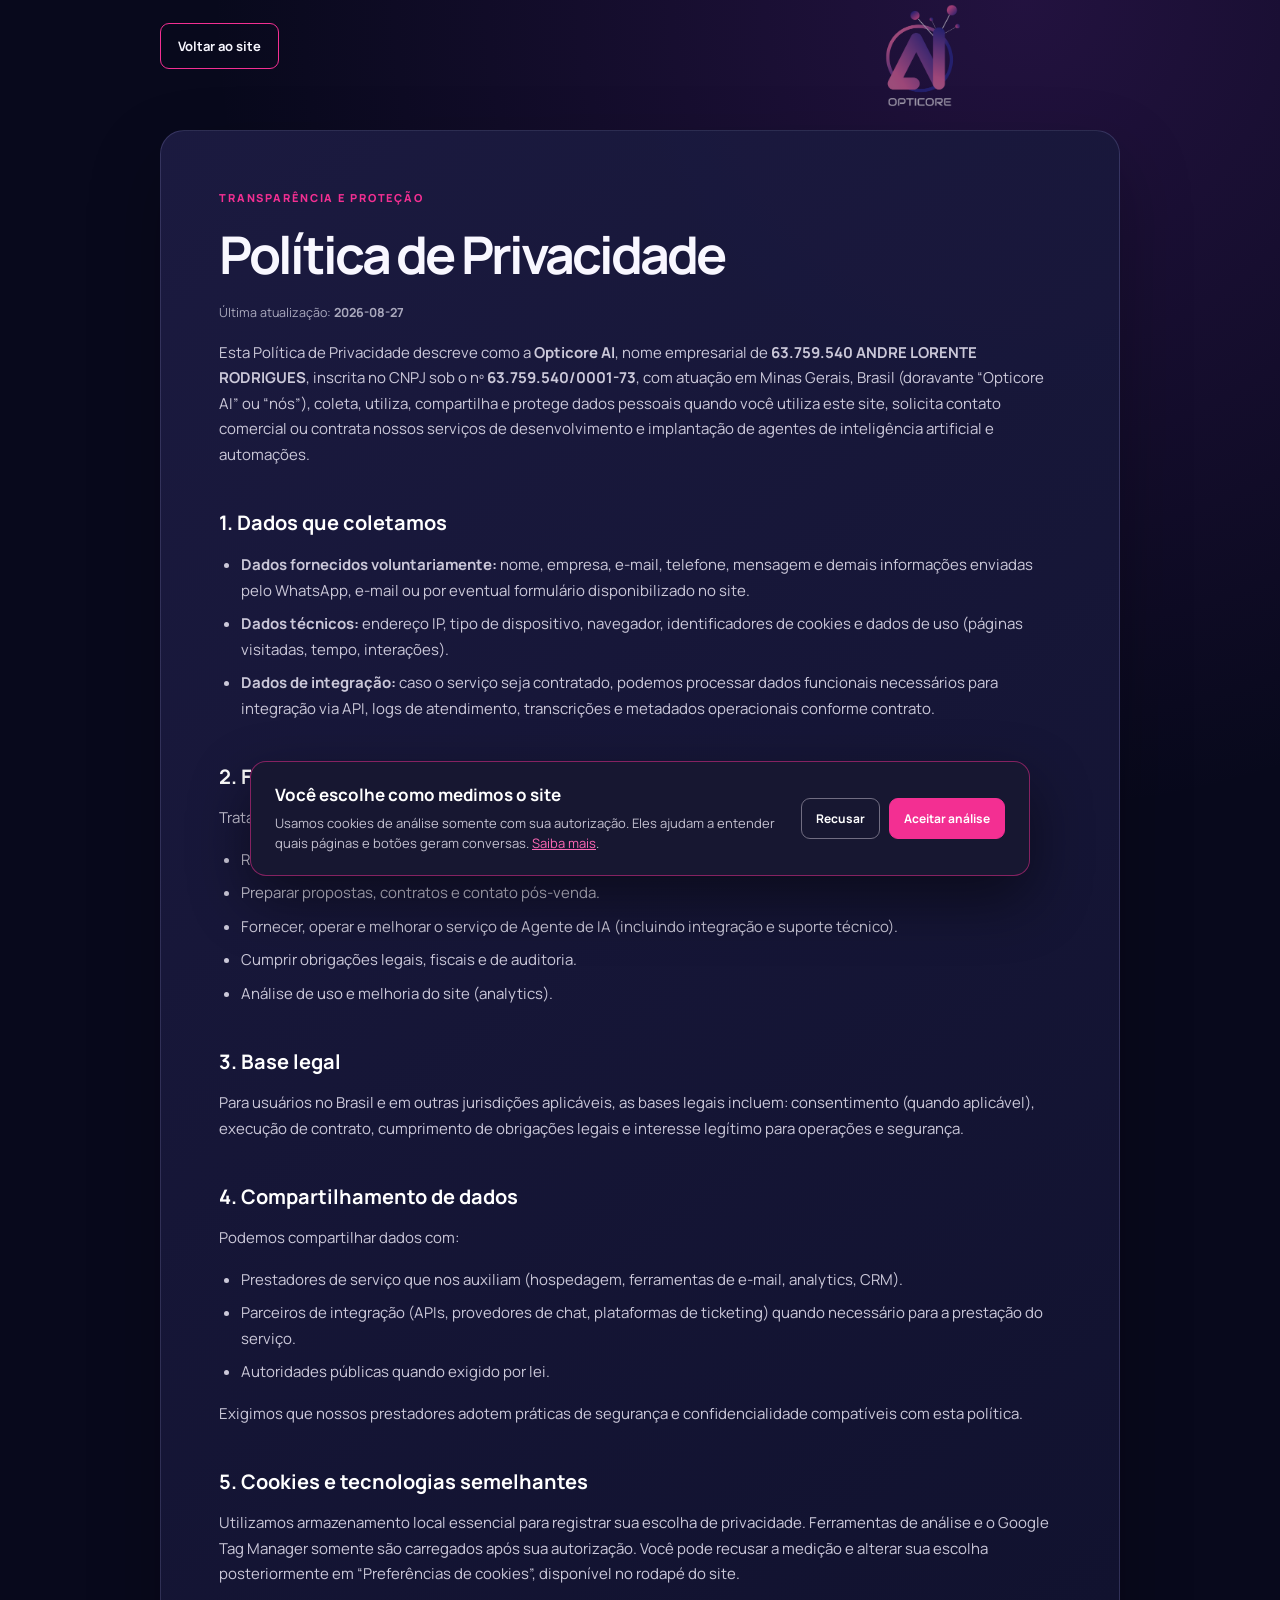
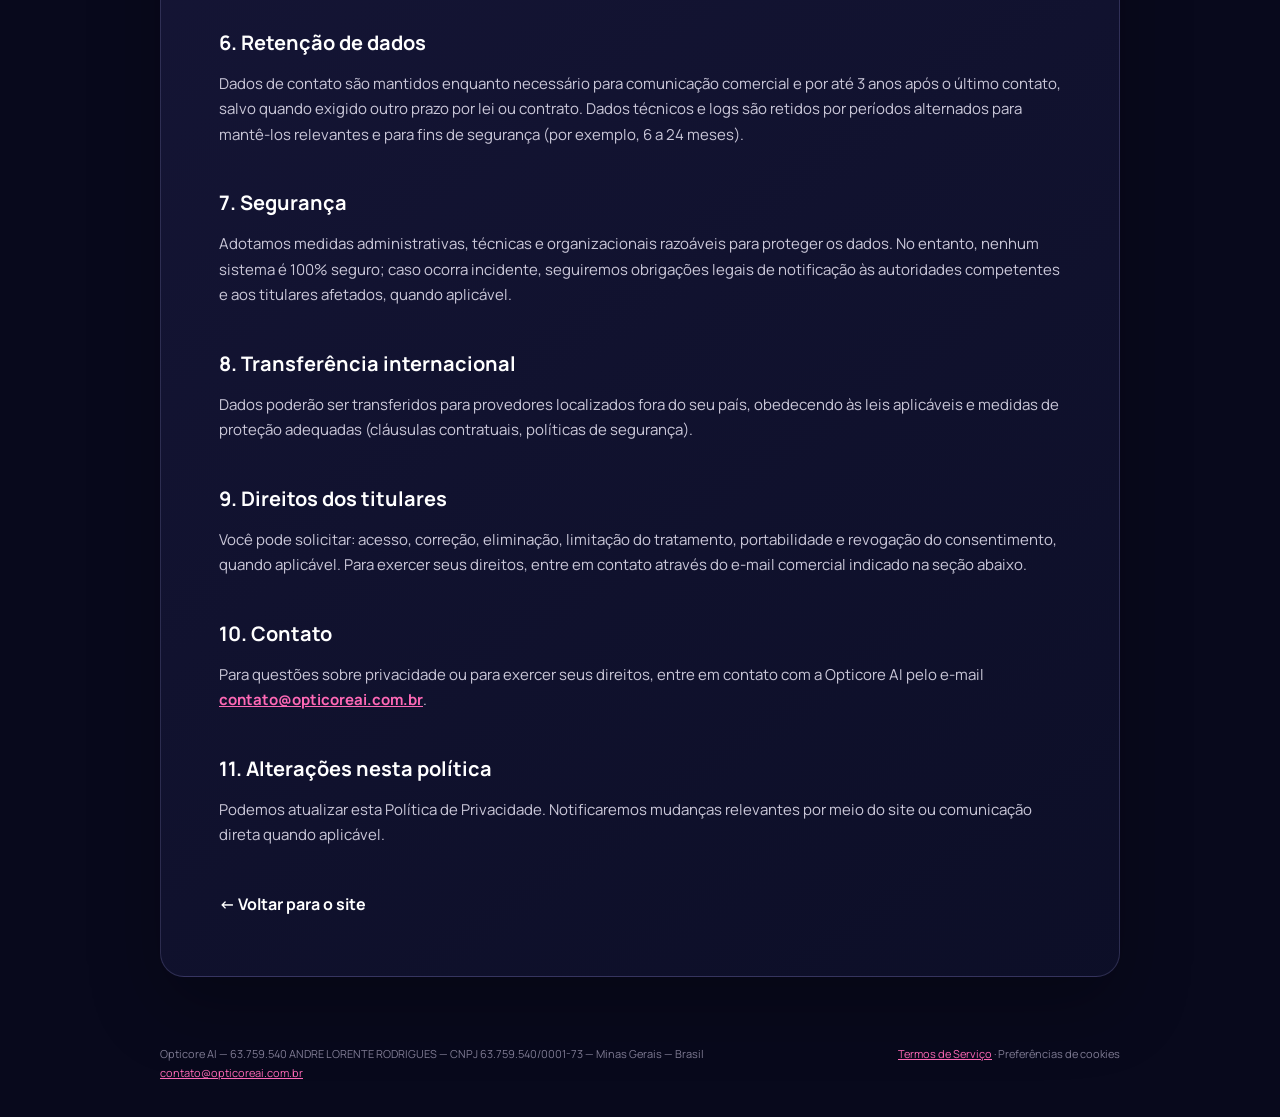
<file: privacy.html>
<!DOCTYPE html>
<html lang="pt-BR">
  <head>
    <meta charset="utf-8" />
    <meta name="viewport" content="width=device-width,initial-scale=1" />
    <title>Política de Privacidade | Opticore AI</title>
    <meta
      name="description"
      content="Política de Privacidade da Opticore AI — informações sobre coleta, uso e compartilhamento de dados."
    />
    <link rel="icon" href="favicon.ico" sizes="any" />
    <link rel="icon" type="image/png" sizes="32x32" href="favicon-32x32.png" />
    <link rel="apple-touch-icon" href="apple-touch-icon.png" />
    <link rel="preconnect" href="https://fonts.googleapis.com" />
    <link rel="preconnect" href="https://fonts.gstatic.com" crossorigin />
    <link href="https://fonts.googleapis.com/css2?family=Manrope:wght@400;500;600;700;800&display=swap" rel="stylesheet" />
    <style>
      :root { --ink:#08091c; --surface:#11112b; --line:rgba(185,178,255,.18); --white:#f8f7ff; --muted:#aaa9bd; --pink:#f32f92; }
      * { box-sizing:border-box; } html { scroll-behavior:smooth; }
      body { margin:0; background:radial-gradient(circle at 80% 0%,rgba(119,46,175,.24),transparent 28%),var(--ink); color:var(--white); font-family:Manrope,Arial,sans-serif; line-height:1.7; }
      .site-header,.container,footer { width:min(960px,calc(100% - 48px)); margin:auto; }
      .site-header { height:92px; display:flex; align-items:center; justify-content:space-between; position:relative; }
      .brand { display:flex; align-items:center; width:102px; height:58px; overflow:visible; position:absolute; top:0; right:146px; opacity:.56; pointer-events:none; }
      .brand-logo { display:block; width:102px; height:auto; max-height:none; transform:translateY(28px); }
      .back-link { padding:11px 17px; border:1px solid var(--pink); border-radius:9px; color:var(--white); font-size:13px; font-weight:700; text-decoration:none; transition:.2s; }
      .back-link:hover { background:rgba(243,47,146,.14); transform:translateY(-2px); }
      .container { margin-top:38px; margin-bottom:68px; padding:clamp(28px,5vw,58px); background:linear-gradient(145deg,rgba(28,27,65,.96),rgba(13,15,40,.96)); border:1px solid var(--line); border-radius:24px; box-shadow:0 30px 70px rgba(0,0,0,.25); }
      h1 { margin:0 0 8px; font-size:clamp(34px,5vw,52px); line-height:1.13; letter-spacing:-.055em; }
      h2 { margin:43px 0 12px; font-size:20px; line-height:1.3; color:#fff; }
      p,li { color:#cbc8d9; font-size:15px; } ul { padding-left:22px; } li+li { margin-top:8px; }
      a { color:#ff69b6; } a:hover { color:#fff; } small { color:var(--muted); }
      .eyebrow { margin:0 0 18px; color:var(--pink); text-transform:uppercase; font-size:11px; letter-spacing:.17em; font-weight:800; }
      .bottom-return { display:inline-flex; margin-top:28px; color:#fff; font-weight:700; text-decoration:none; }
      footer { padding:0 0 34px; color:#7f7b93; font-size:11px; display:flex; justify-content:space-between; gap:16px; }
      @media(max-width:620px) { .site-header,.container,footer { width:calc(100% - 36px); }.site-header{height:78px}.brand{left:50%;right:auto;transform:translateX(-50%)}.brand-logo{width:90px;transform:translateY(36px)}.back-link{padding:9px 11px;font-size:11px}.container{margin-top:16px;padding:28px 23px}.container p,.container li{font-size:14px}footer{flex-direction:column;} }
    </style>
    <link rel="stylesheet" href="site.css" />
    <script src="site.js" defer></script>
  </head>
  <body>
    <header class="site-header">
      <a class="brand" href="index.html" aria-label="Voltar para a página inicial"><img class="brand-logo" src="logo-branca-sem-fundo.png" alt="Opticore AI" /></a>
      <a class="back-link" href="index.html">Voltar ao site</a>
    </header>
    <div class="container">
      <p class="eyebrow">Transparência e proteção</p>
      <h1>Política de Privacidade</h1>
      <p>
        <small
          >Última atualização:
          <strong>2026-08-27</strong></small
        >
      </p>

      <p>
        Esta Política de Privacidade descreve como a <strong>Opticore AI</strong>, nome empresarial de
        <strong>63.759.540 ANDRE LORENTE RODRIGUES</strong>, inscrita no CNPJ sob o nº
        <strong>63.759.540/0001-73</strong>, com atuação em Minas Gerais, Brasil
        (doravante “Opticore AI” ou “nós”), coleta, utiliza, compartilha e protege dados pessoais
        quando você utiliza este site, solicita contato comercial ou contrata nossos serviços de
        desenvolvimento e implantação de agentes de inteligência artificial e automações.
      </p>

      <h2>1. Dados que coletamos</h2>
      <ul>
        <li>
          <strong>Dados fornecidos voluntariamente:</strong> nome, empresa,
          e-mail, telefone, mensagem e demais informações enviadas pelo WhatsApp,
          e-mail ou por eventual formulário disponibilizado no site.
        </li>
        <li>
          <strong>Dados técnicos:</strong> endereço IP, tipo de dispositivo,
          navegador, identificadores de cookies e dados de uso (páginas
          visitadas, tempo, interações).
        </li>
        <li>
          <strong>Dados de integração:</strong> caso o serviço seja contratado,
          podemos processar dados funcionais necessários para integração via
          API, logs de atendimento, transcrições e metadados operacionais
          conforme contrato.
        </li>
      </ul>

      <h2>2. Finalidades do tratamento</h2>
      <p>Tratamos dados para as seguintes finalidades:</p>
      <ul>
        <li>
          Responder solicitações de contato comercial e agendar demonstrações.
        </li>
        <li>Preparar propostas, contratos e contato pós-venda.</li>
        <li>
          Fornecer, operar e melhorar o serviço de Agente de IA (incluindo
          integração e suporte técnico).
        </li>
        <li>Cumprir obrigações legais, fiscais e de auditoria.</li>
        <li>Análise de uso e melhoria do site (analytics).</li>
      </ul>

      <h2>3. Base legal</h2>
      <p>
        Para usuários no Brasil e em outras jurisdições aplicáveis, as bases
        legais incluem: consentimento (quando aplicável), execução de contrato,
        cumprimento de obrigações legais e interesse legítimo para operações e
        segurança.
      </p>

      <h2>4. Compartilhamento de dados</h2>
      <p>Podemos compartilhar dados com:</p>
      <ul>
        <li>
          Prestadores de serviço que nos auxiliam (hospedagem, ferramentas de
          e-mail, analytics, CRM).
        </li>
        <li>
          Parceiros de integração (APIs, provedores de chat, plataformas de
          ticketing) quando necessário para a prestação do serviço.
        </li>
        <li>Autoridades públicas quando exigido por lei.</li>
      </ul>
      <p>
        Exigimos que nossos prestadores adotem práticas de segurança e
        confidencialidade compatíveis com esta política.
      </p>

      <h2 id="cookies">5. Cookies e tecnologias semelhantes</h2>
      <p>
        Utilizamos armazenamento local essencial para registrar sua escolha de
        privacidade. Ferramentas de análise e o Google Tag Manager somente são
        carregados após sua autorização. Você pode recusar a medição e alterar
        sua escolha posteriormente em “Preferências de cookies”, disponível no
        rodapé do site.
      </p>

      <h2>6. Retenção de dados</h2>
      <p>
        Dados de contato são mantidos enquanto necessário para comunicação
        comercial e por até 3 anos após o último contato, salvo quando exigido
        outro prazo por lei ou contrato. Dados técnicos e logs são retidos por
        períodos alternados para mantê-los relevantes e para fins de segurança
        (por exemplo, 6 a 24 meses).
      </p>

      <h2>7. Segurança</h2>
      <p>
        Adotamos medidas administrativas, técnicas e organizacionais razoáveis
        para proteger os dados. No entanto, nenhum sistema é 100% seguro; caso
        ocorra incidente, seguiremos obrigações legais de notificação às
        autoridades competentes e aos titulares afetados, quando aplicável.
      </p>

      <h2>8. Transferência internacional</h2>
      <p>
        Dados poderão ser transferidos para provedores localizados fora do seu
        país, obedecendo às leis aplicáveis e medidas de proteção adequadas
        (cláusulas contratuais, políticas de segurança).
      </p>

      <h2>9. Direitos dos titulares</h2>
      <p>
        Você pode solicitar: acesso, correção, eliminação, limitação do
        tratamento, portabilidade e revogação do consentimento, quando
        aplicável. Para exercer seus direitos, entre em contato através do
        e-mail comercial indicado na seção abaixo.
      </p>

      <h2>10. Contato</h2>
      <p>
        Para questões sobre privacidade ou para exercer seus direitos, entre em contato com a Opticore AI pelo e-mail <a href="mailto:contato@opticoreai.com.br"><strong>contato@opticoreai.com.br</strong></a>.
      </p>

      <h2>11. Alterações nesta política</h2>
      <p>
        Podemos atualizar esta Política de Privacidade. Notificaremos mudanças
        relevantes por meio do site ou comunicação direta quando aplicável.
      </p>

      <a class="bottom-return" href="index.html">← Voltar para o site</a>
    </div>
    <footer><span>Opticore AI — 63.759.540 ANDRE LORENTE RODRIGUES — CNPJ 63.759.540/0001-73 — Minas Gerais — Brasil<br><a href="mailto:contato@opticoreai.com.br">contato@opticoreai.com.br</a></span><span><a href="terms.html">Termos de Serviço</a> · <button class="cookie-settings" type="button" data-cookie-settings>Preferências de cookies</button></span></footer>
  </body>
</html>
</file>
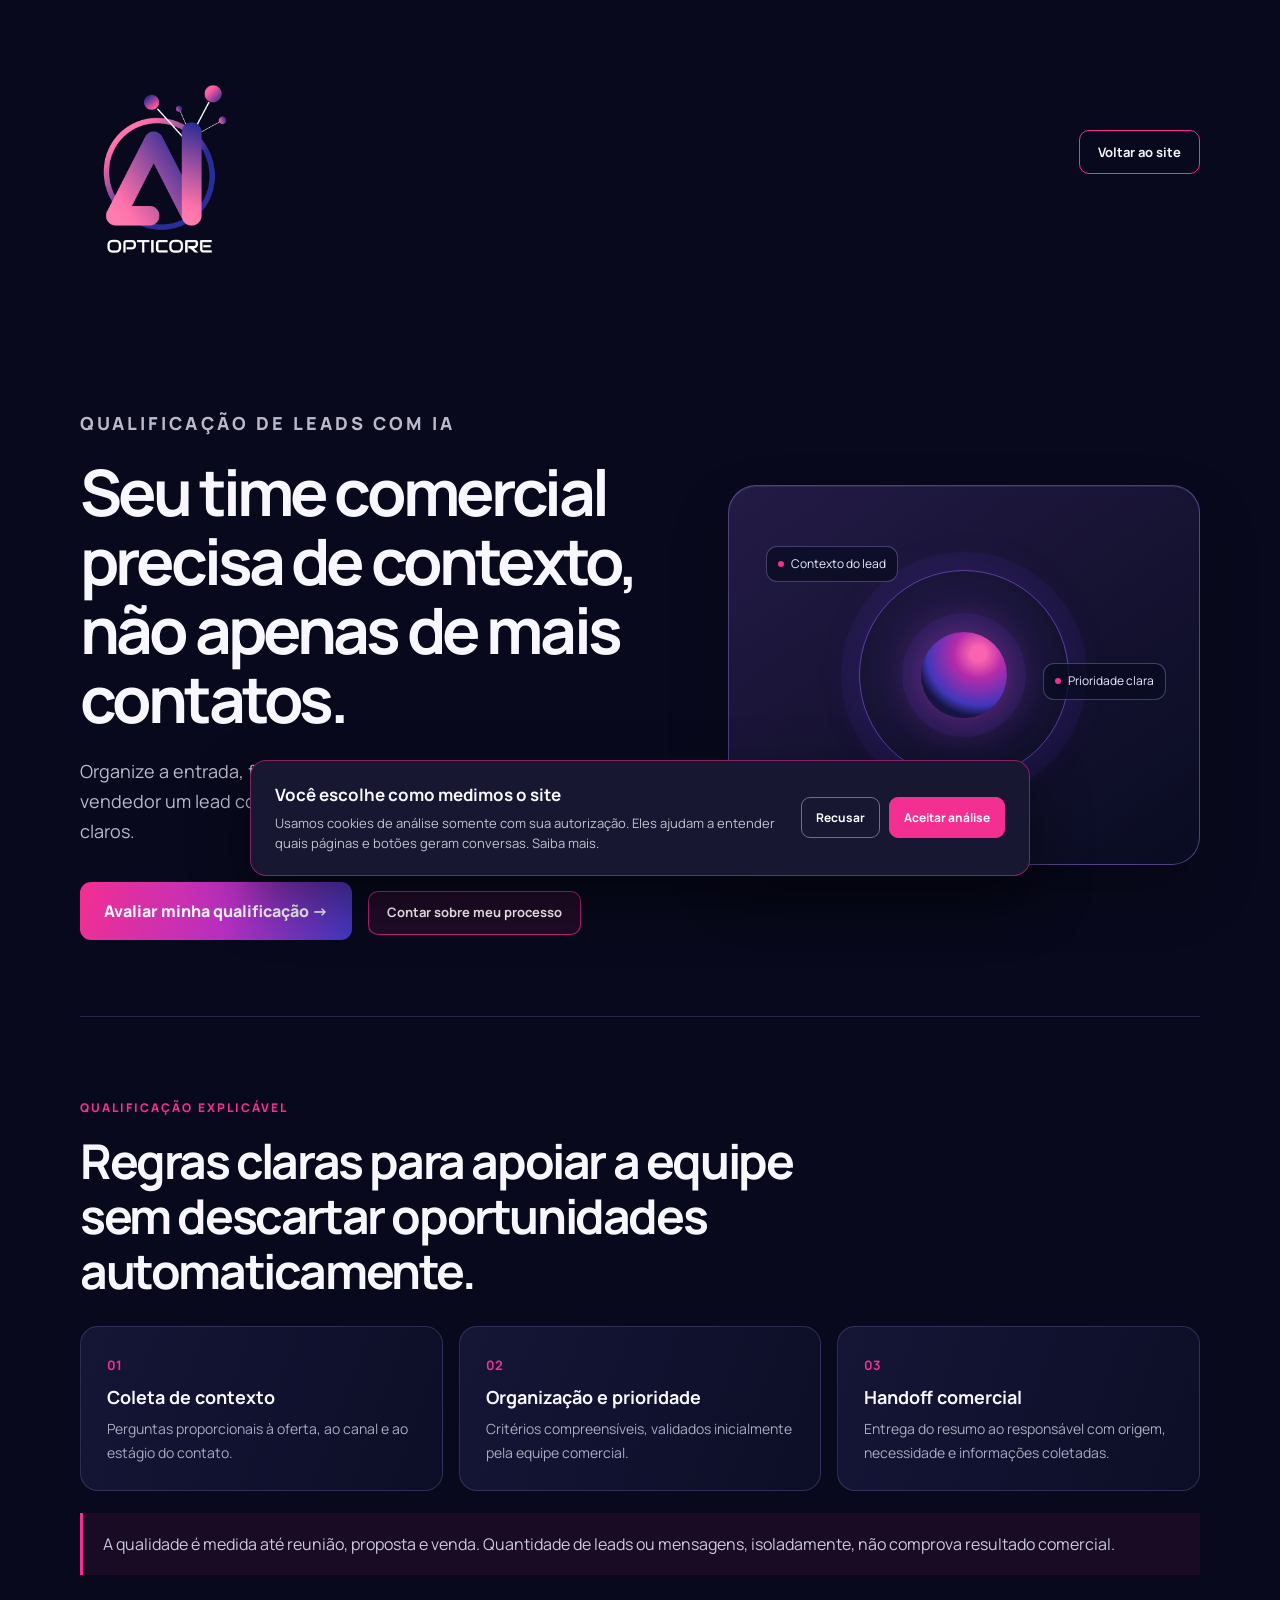
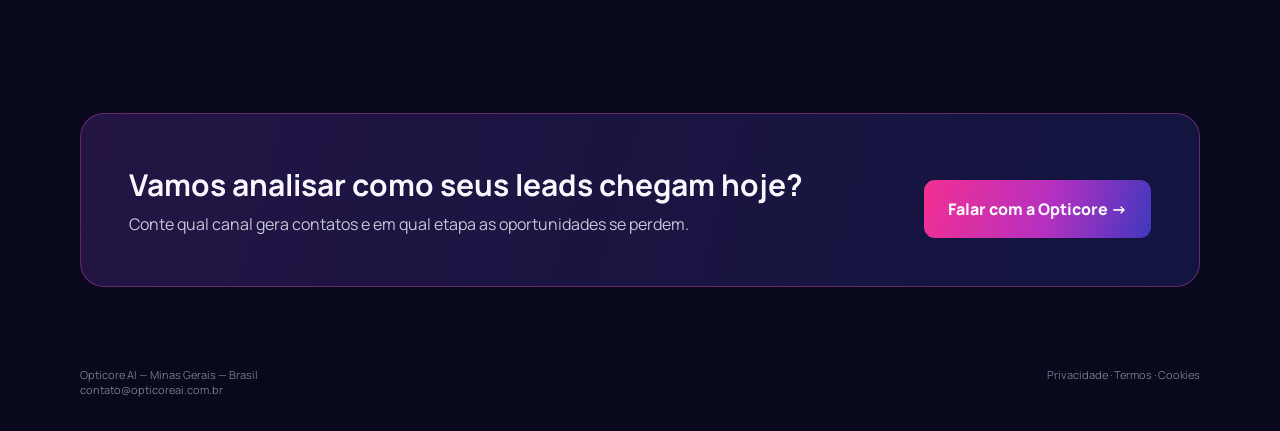
<file: qualificacao-de-leads.html>
<!doctype html>
<html lang="pt-BR">
<head>
  <meta charset="utf-8">
  <meta name="viewport" content="width=device-width,initial-scale=1">
  <title>Qualificação de leads com IA | Opticore AI</title>
  <meta name="description" content="Colete contexto, organize prioridades e encaminhe leads qualificados ao time comercial com regras claras e acompanhamento humano.">
  <link rel="canonical" href="https://www.opticoreai.com.br/qualificacao-de-leads.html">
  <link rel="icon" href="favicon.ico" sizes="any">
  <link rel="preconnect" href="https://fonts.googleapis.com">
  <link rel="preconnect" href="https://fonts.gstatic.com" crossorigin>
  <link href="https://fonts.googleapis.com/css2?family=Audiowide&family=Manrope:wght@400;500;600;700;800&display=swap" rel="stylesheet">
  <link rel="stylesheet" href="site.css">
  <script src="site.js?v=20261013-leads-2" defer></script>
</head>
<body class="landing-body">
  <header class="landing-header page-shell"><a href="index.html" aria-label="Opticore AI - início"><img class="landing-logo" src="logo-branca-sem-fundo.png" alt="Opticore AI"></a><a class="landing-back" href="index.html">Voltar ao site</a></header>
  <main>
    <section class="landing-hero page-shell"><div><p class="landing-eyebrow">Qualificação de leads com IA</p><h1>Seu time comercial precisa de contexto, não apenas de mais contatos.</h1><p>Organize a entrada, faça perguntas relevantes e entregue ao vendedor um lead com necessidade, cenário e próximo passo mais claros.</p><a class="landing-cta" data-track="whatsapp" data-cta="qualificacao_hero" href="https://wa.me/551151927579?text=Olá%2C%20vim%20pela%20página%20de%20qualificação%20de%20leads%20e%20quero%20avaliar%20meu%20processo%20comercial." target="_blank" rel="noreferrer">Avaliar minha qualificação →</a><button class="landing-form-trigger" type="button" data-open-lead-form>Contar sobre meu processo</button></div><aside class="solution-visual" aria-hidden="true"><div class="solution-orbit"></div><div class="solution-core"></div><span class="solution-label one">Contexto do lead</span><span class="solution-label two">Prioridade clara</span><span class="solution-label three">Time comercial</span></aside></section>
    <section class="landing-section page-shell"><p class="landing-eyebrow">Qualificação explicável</p><h2>Regras claras para apoiar a equipe sem descartar oportunidades automaticamente.</h2><div class="landing-grid"><article class="landing-card"><b>01</b><h3>Coleta de contexto</h3><p>Perguntas proporcionais à oferta, ao canal e ao estágio do contato.</p></article><article class="landing-card"><b>02</b><h3>Organização e prioridade</h3><p>Critérios compreensíveis, validados inicialmente pela equipe comercial.</p></article><article class="landing-card"><b>03</b><h3>Handoff comercial</h3><p>Entrega do resumo ao responsável com origem, necessidade e informações coletadas.</p></article></div><p class="landing-note">A qualidade é medida até reunião, proposta e venda. Quantidade de leads ou mensagens, isoladamente, não comprova resultado comercial.</p></section>
    <section class="landing-contact page-shell"><div><h2>Vamos analisar como seus leads chegam hoje?</h2><p>Conte qual canal gera contatos e em qual etapa as oportunidades se perdem.</p></div><a class="landing-cta" data-track="whatsapp" data-cta="qualificacao_final" href="https://wa.me/551151927579?text=Olá%2C%20quero%20avaliar%20a%20qualificação%20de%20leads%20da%20minha%20empresa." target="_blank" rel="noreferrer">Falar com a Opticore →</a></section>
    <dialog class="lead-dialog" data-lead-dialog aria-labelledby="lead-form-title">
      <div class="lead-dialog-inner">
        <button class="lead-dialog-close" type="button" data-close-lead-form aria-label="Fechar formulário">×</button>
        <p class="lead-dialog-eyebrow">Qualificação de leads</p>
        <h2 id="lead-form-title">Conte um pouco sobre o seu processo.</h2>
        <p class="lead-dialog-intro">Usaremos estas informações somente para entender a sua solicitação e retornar pelo canal escolhido.</p>
        <form class="lead-form" data-lead-form data-endpoint="https://automacao.opticoreai.com.br/webhook/opticore-site-leads-v1" data-solution-context="Qualificação de leads" data-form-version="lead-v1" novalidate>
          <input type="hidden" name="solution_context" value="Qualificação de leads">
          <input type="hidden" name="form_version" value="lead-v1">
          <label style="position:absolute;left:-10000px" aria-hidden="true">Website<input name="website" type="text" tabindex="-1" autocomplete="off"></label>
          <label>Seu nome<input name="name" type="text" autocomplete="name" required></label>
          <label>Empresa<input name="company" type="text" autocomplete="organization" required></label>
          <label>WhatsApp<input name="phone" type="tel" autocomplete="tel" inputmode="tel" placeholder="(00) 00000-0000" required></label>
          <label>E-mail <small>(opcional)</small><input name="email" type="email" autocomplete="email" placeholder="voce@empresa.com.br"></label>
          <label>Segmento<select name="segment" required><option value="">Selecione</option><option>Comércio</option><option>Serviços</option><option>Indústria</option><option>Associação ou entidade</option><option>Outro</option></select></label>
          <label class="full">Qual processo ou dificuldade você quer melhorar?<textarea name="challenge" maxlength="900" required placeholder="Ex.: os contatos demoram a receber resposta e o time perde o contexto."></textarea></label>
          <label class="full">Canal preferido para retorno<select name="contact_preference" required><option value="">Selecione</option><option value="whatsapp">WhatsApp</option><option value="email">E-mail</option></select></label>
          <label class="lead-consent"><input name="consent" type="checkbox" required><span>Autorizo a Opticore AI a usar estes dados para analisar minha solicitação e entrar em contato. Consulte a <a href="privacy.html">Política de Privacidade</a>.</span></label>
          <div class="lead-form-actions"><button class="lead-submit" type="submit">Enviar solicitação</button><p class="lead-form-status" data-lead-form-status aria-live="polite"></p></div>
        </form>
      </div>
    </dialog>
  </main>
  <footer class="landing-footer page-shell"><span>Opticore AI — Minas Gerais — Brasil<br><a href="mailto:contato@opticoreai.com.br">contato@opticoreai.com.br</a></span><span><a href="privacy.html">Privacidade</a> · <a href="terms.html">Termos</a> · <button class="cookie-settings" type="button" data-cookie-settings>Cookies</button></span></footer>
</body>
</html>
</file>
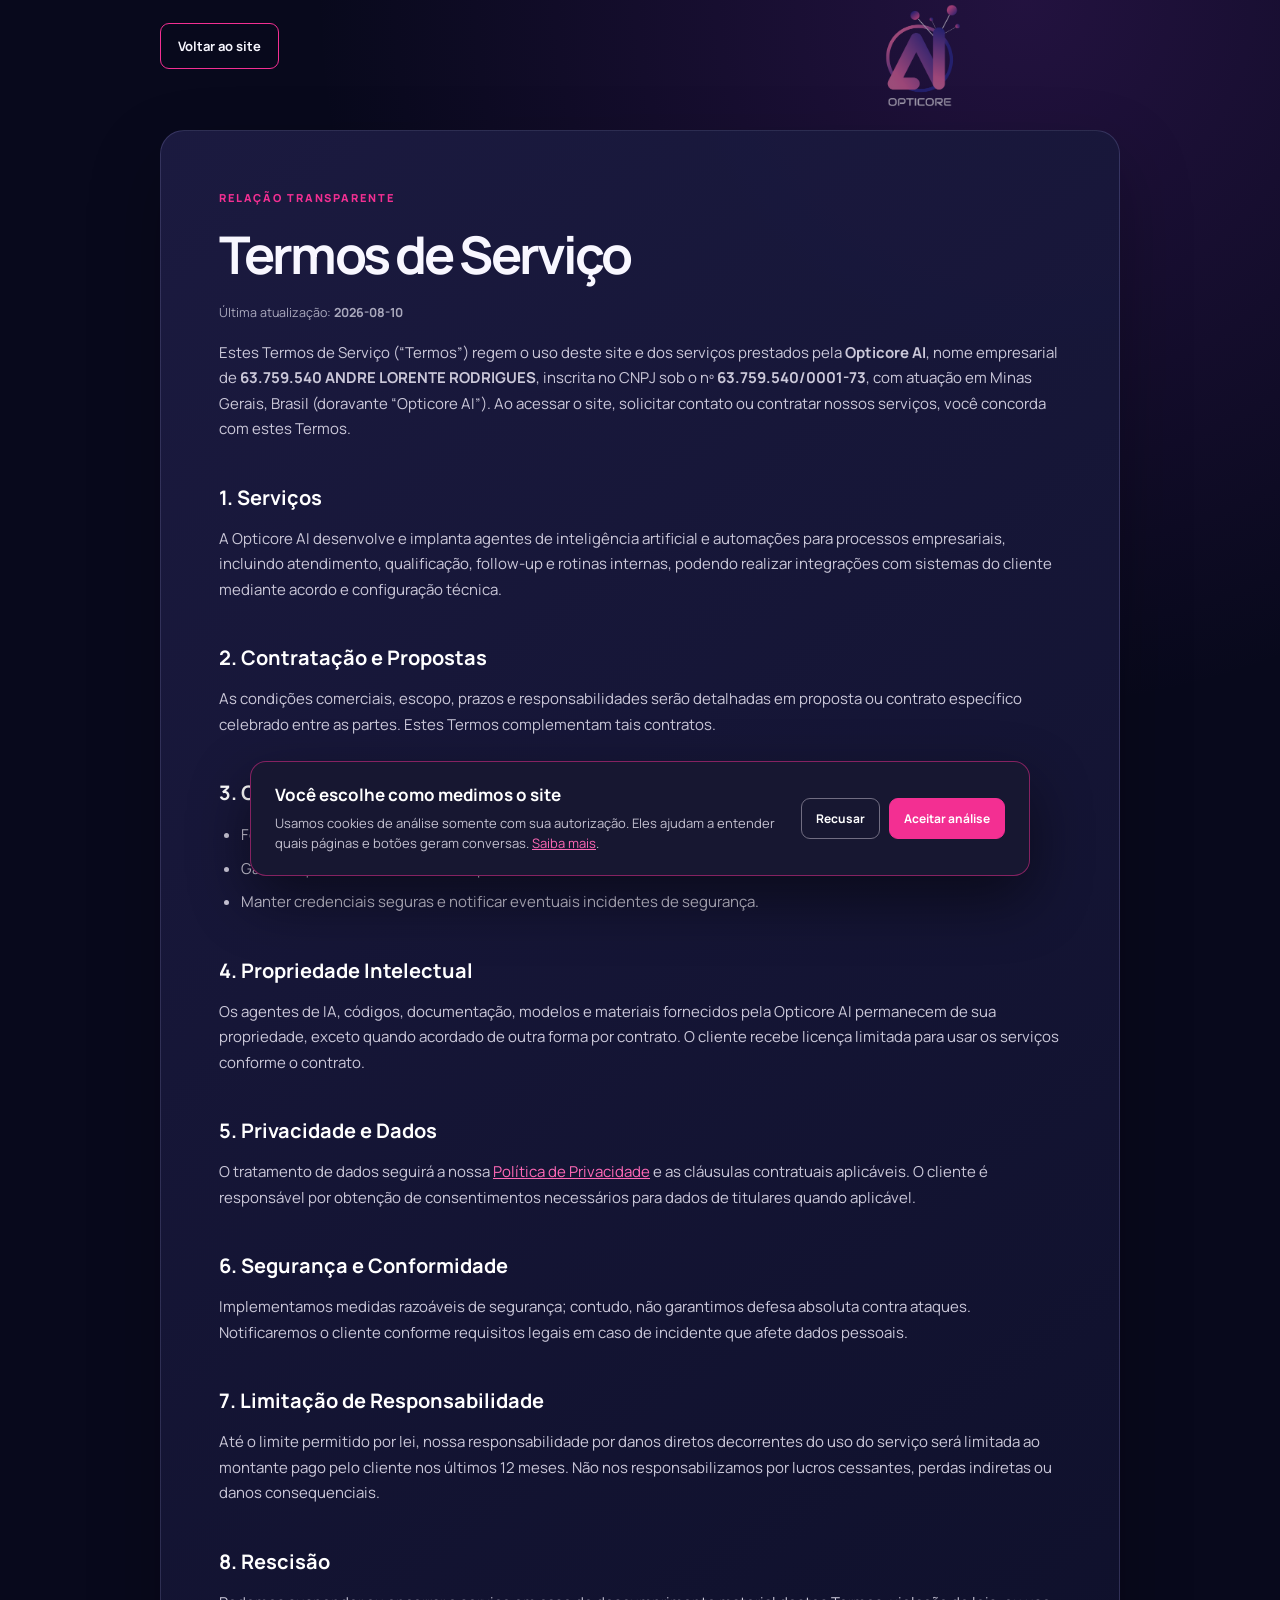
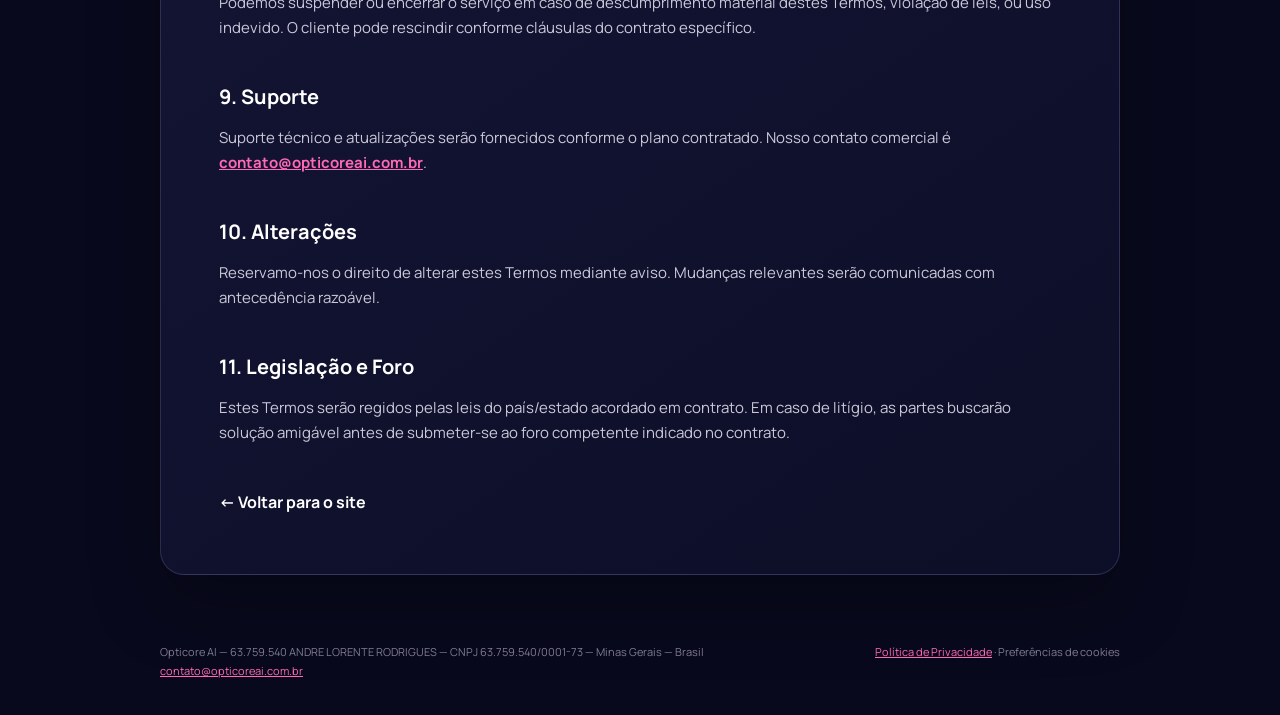
<file: terms.html>
<!DOCTYPE html>
<html lang="pt-BR">
  <head>
    <meta charset="utf-8" />
    <meta name="viewport" content="width=device-width,initial-scale=1" />
    <title>Termos de Serviço | Opticore AI</title>
    <meta
      name="description"
      content="Termos de Serviço da Opticore AI — regras para uso, responsabilidades e limitações."
    />
    <link rel="icon" href="favicon.ico" sizes="any" />
    <link rel="icon" type="image/png" sizes="32x32" href="favicon-32x32.png" />
    <link rel="apple-touch-icon" href="apple-touch-icon.png" />
    <link rel="preconnect" href="https://fonts.googleapis.com" />
    <link rel="preconnect" href="https://fonts.gstatic.com" crossorigin />
    <link href="https://fonts.googleapis.com/css2?family=Manrope:wght@400;500;600;700;800&display=swap" rel="stylesheet" />
    <style>
      :root { --ink:#08091c; --surface:#11112b; --line:rgba(185,178,255,.18); --white:#f8f7ff; --muted:#aaa9bd; --pink:#f32f92; }
      * { box-sizing:border-box; } html { scroll-behavior:smooth; }
      body { margin:0; background:radial-gradient(circle at 80% 0%,rgba(119,46,175,.24),transparent 28%),var(--ink); color:var(--white); font-family:Manrope,Arial,sans-serif; line-height:1.7; }
      .site-header,.container,footer { width:min(960px,calc(100% - 48px)); margin:auto; }
      .site-header { height:92px; display:flex; align-items:center; justify-content:space-between; position:relative; }
      .brand { display:flex; align-items:center; width:102px; height:58px; overflow:visible; position:absolute; top:0; right:146px; opacity:.56; pointer-events:none; }
      .brand-logo { display:block; width:102px; height:auto; max-height:none; transform:translateY(28px); }
      .back-link { padding:11px 17px; border:1px solid var(--pink); border-radius:9px; color:var(--white); font-size:13px; font-weight:700; text-decoration:none; transition:.2s; }
      .back-link:hover { background:rgba(243,47,146,.14); transform:translateY(-2px); }
      .container { margin-top:38px; margin-bottom:68px; padding:clamp(28px,5vw,58px); background:linear-gradient(145deg,rgba(28,27,65,.96),rgba(13,15,40,.96)); border:1px solid var(--line); border-radius:24px; box-shadow:0 30px 70px rgba(0,0,0,.25); }
      h1 { margin:0 0 8px; font-size:clamp(34px,5vw,52px); line-height:1.13; letter-spacing:-.055em; }
      h2 { margin:43px 0 12px; font-size:20px; line-height:1.3; color:#fff; }
      p,li { color:#cbc8d9; font-size:15px; } ul { padding-left:22px; } li+li { margin-top:8px; }
      a { color:#ff69b6; } a:hover { color:#fff; } small { color:var(--muted); }
      .eyebrow { margin:0 0 18px; color:var(--pink); text-transform:uppercase; font-size:11px; letter-spacing:.17em; font-weight:800; }
      .bottom-return { display:inline-flex; margin-top:28px; color:#fff; font-weight:700; text-decoration:none; }
      footer { padding:0 0 34px; color:#7f7b93; font-size:11px; display:flex; justify-content:space-between; gap:16px; }
      @media(max-width:620px) { .site-header,.container,footer { width:calc(100% - 36px); }.site-header{height:78px}.brand{left:50%;right:auto;transform:translateX(-50%)}.brand-logo{width:90px;transform:translateY(36px)}.back-link{padding:9px 11px;font-size:11px}.container{margin-top:16px;padding:28px 23px}.container p,.container li{font-size:14px}footer{flex-direction:column;} }
    </style>
    <link rel="stylesheet" href="site.css" />
    <script src="site.js" defer></script>
  </head>
  <body>
    <header class="site-header">
      <a class="brand" href="index.html" aria-label="Voltar para a página inicial"><img class="brand-logo" src="logo-branca-sem-fundo.png" alt="Opticore AI" /></a>
      <a class="back-link" href="index.html">Voltar ao site</a>
    </header>
    <div class="container">
      <p class="eyebrow">Relação transparente</p>
      <h1>Termos de Serviço</h1>
      <p>
        <small
          >Última atualização:
          <strong>2026-08-10</strong></small
        >
      </p>

      <p>
        Estes Termos de Serviço (“Termos”) regem o uso deste site e dos serviços prestados pela
        <strong>Opticore AI</strong>, nome empresarial de <strong>63.759.540 ANDRE LORENTE RODRIGUES</strong>,
        inscrita no CNPJ sob o nº <strong>63.759.540/0001-73</strong>, com atuação em Minas Gerais, Brasil
        (doravante “Opticore AI”). Ao acessar o site, solicitar contato ou contratar nossos serviços,
        você concorda com estes Termos.
      </p>

      <h2>1. Serviços</h2>
      <p>
        A Opticore AI desenvolve e implanta agentes de inteligência artificial e automações para processos empresariais, incluindo atendimento, qualificação, follow-up e rotinas internas, podendo realizar integrações com sistemas do cliente mediante acordo e configuração técnica.
      </p>

      <h2>2. Contratação e Propostas</h2>
      <p>
        As condições comerciais, escopo, prazos e responsabilidades serão
        detalhadas em proposta ou contrato específico celebrado entre as partes.
        Estes Termos complementam tais contratos.
      </p>

      <h2>3. Obrigações do Cliente</h2>
      <ul>
        <li>
          Fornecer acesso e informações necessárias para integração e operação
          do serviço.
        </li>
        <li>
          Garantir que dados e materiais disponibilizados não violem direitos de
          terceiros.
        </li>
        <li>
          Manter credenciais seguras e notificar eventuais incidentes de
          segurança.
        </li>
      </ul>

      <h2>4. Propriedade Intelectual</h2>
      <p>
        Os agentes de IA, códigos, documentação, modelos e materiais fornecidos pela Opticore AI permanecem de sua propriedade, exceto quando acordado de outra forma por contrato. O cliente recebe licença limitada para usar os serviços conforme o contrato.
      </p>

      <h2>5. Privacidade e Dados</h2>
      <p>
        O tratamento de dados seguirá a nossa
        <a href="privacy.html">Política de Privacidade</a> e as cláusulas
        contratuais aplicáveis. O cliente é responsável por obtenção de
        consentimentos necessários para dados de titulares quando aplicável.
      </p>

      <h2>6. Segurança e Conformidade</h2>
      <p>
        Implementamos medidas razoáveis de segurança; contudo, não garantimos
        defesa absoluta contra ataques. Notificaremos o cliente conforme
        requisitos legais em caso de incidente que afete dados pessoais.
      </p>

      <h2>7. Limitação de Responsabilidade</h2>
      <p>
        Até o limite permitido por lei, nossa responsabilidade por danos diretos
        decorrentes do uso do serviço será limitada ao montante pago pelo
        cliente nos últimos 12 meses. Não nos responsabilizamos por lucros
        cessantes, perdas indiretas ou danos consequenciais.
      </p>

      <h2>8. Rescisão</h2>
      <p>
        Podemos suspender ou encerrar o serviço em caso de descumprimento
        material destes Termos, violação de leis, ou uso indevido. O cliente
        pode rescindir conforme cláusulas do contrato específico.
      </p>

      <h2>9. Suporte</h2>
      <p>
        Suporte técnico e atualizações serão fornecidos conforme o plano contratado. Nosso contato comercial é <a href="mailto:contato@opticoreai.com.br"><strong>contato@opticoreai.com.br</strong></a>.
      </p>

      <h2>10. Alterações</h2>
      <p>
        Reservamo-nos o direito de alterar estes Termos mediante aviso. Mudanças
        relevantes serão comunicadas com antecedência razoável.
      </p>

      <h2>11. Legislação e Foro</h2>
      <p>
        Estes Termos serão regidos pelas leis do país/estado acordado em
        contrato. Em caso de litígio, as partes buscarão solução amigável antes
        de submeter-se ao foro competente indicado no contrato.
      </p>

      <a class="bottom-return" href="index.html">← Voltar para o site</a>
    </div>
    <footer><span>Opticore AI — 63.759.540 ANDRE LORENTE RODRIGUES — CNPJ 63.759.540/0001-73 — Minas Gerais — Brasil<br><a href="mailto:contato@opticoreai.com.br">contato@opticoreai.com.br</a></span><span><a href="privacy.html">Política de Privacidade</a> · <button class="cookie-settings" type="button" data-cookie-settings>Preferências de cookies</button></span></footer>
  </body>
</html>
</file>
<file: site.css>
.deliverables{display:grid;grid-template-columns:0.86fr 1.14fr;gap:92px;padding:0 0 105px}.deliverables>div:first-child h2{font-size:clamp(31px, 3.4vw, 48px);line-height:1.12;letter-spacing:-.05em}.deliverables>div:first-child>p:last-child{color:#aaa9bd;font-size:16px;line-height:1.7}.deliverables-grid{display:grid;gap:16px}.deliverables-grid article{padding:24px;background:linear-gradient(110deg,rgba(23,24,57,.91),rgba(13,15,40,.94));border:1px solid rgba(185,178,255,.18);border-radius:18px}.deliverables-grid b{color:#f32f92;font-family:Audiowide,sans-serif;font-size:13px}.deliverables-grid h3{margin:7px 0;font-size:18px}.deliverables-grid p{margin:0;color:#aaa9bd;font-size:14px;line-height:1.6}.capability{transition:.2s}.capability:hover{transform:translateY(-3px);border-color:rgba(243,47,146,.52)}.cookie-settings{padding:0;border:0;background:0 0;color:inherit;font:inherit;cursor:pointer}.cookie-settings:hover{color:#fff}.cookie-banner{position:fixed;left:24px;right:24px;bottom:24px;z-index:100;max-width:780px;margin:auto;padding:22px 24px;display:none;grid-template-columns:1fr auto;gap:20px;align-items:center;background:#171731;border:1px solid rgba(243,47,146,.5);border-radius:16px;box-shadow:0 24px 60px rgba(0,0,0,.48)}.cookie-banner.is-visible{display:grid}.cookie-banner h2{margin:0 0 7px;font-size:17px}.cookie-banner p{margin:0;color:#c4c1d0;font-size:13px;line-height:1.55}.cookie-banner a{color:#ff69b6}.cookie-actions{display:flex;gap:9px}.cookie-actions button{padding:11px 14px;border-radius:9px;font:700 12px Manrope,Arial,sans-serif;cursor:pointer}.cookie-reject{border:1px solid #716d82;background:0 0;color:#fff}.cookie-accept{border:1px solid #f32f92;background:#f32f92;color:#fff}.page-shell{width:min(1120px,calc(100% - 64px));margin:auto}.landing-body{margin:0;background:#08091c;color:#f8f7ff;font-family:Manrope,Arial,sans-serif}.landing-body *{box-sizing:border-box}.landing-body a{color:inherit;text-decoration:none}.landing-header{min-height:88px;display:flex;align-items:center;justify-content:space-between}.landing-logo{width:170px;transform:translateY(22px)}.landing-back{padding:12px 18px;border:1px solid #f32f92;border-radius:10px;font-size:13px;font-weight:700}.landing-hero{padding:105px 0 76px;display:grid;grid-template-columns:1.1fr 0.9fr;gap:70px;align-items:center}.landing-eyebrow{margin:0 0 18px;color:#f32f92;text-transform:uppercase;letter-spacing:.17em;font-size:12px;font-weight:800}.landing-hero h1{margin:0 0 24px;font-size:clamp(42px, 5vw, 66px);line-height:1.08;letter-spacing:-.06em}.landing-hero p{max-width:650px;color:#bbb8c9;font-size:18px;line-height:1.65}.landing-cta{display:inline-flex;align-items:center;gap:24px;margin-top:18px;padding:18px 24px;border-radius:11px;background:linear-gradient(105deg,#f32f92,#b530c0 55%,#4038bf);font-weight:800}.signal-card{padding:30px;background:linear-gradient(145deg,rgba(38,27,72,.9),rgba(10,13,36,.91));border:1px solid rgba(178,135,255,.45);border-radius:24px}.signal-card h2{margin:0 0 18px;font-size:20px}.signal-card ul{margin:0;padding:0;list-style:none;display:grid;gap:13px}.signal-card li{padding-left:27px;position:relative;color:#cbc8d9;line-height:1.5}.signal-card li:before{content:"◇";position:absolute;left:0;color:#f32f92}.landing-section{padding:82px 0;border-top:1px solid rgba(185,178,255,.18)}.landing-section h2{max-width:720px;margin:0 0 28px;font-size:clamp(30px, 4vw, 48px);line-height:1.14;letter-spacing:-.05em}.landing-grid{display:grid;grid-template-columns:repeat(3,1fr);gap:16px}.landing-card{padding:26px;background:linear-gradient(110deg,rgba(23,24,57,.91),rgba(13,15,40,.94));border:1px solid rgba(185,178,255,.18);border-radius:18px}.landing-card b{color:#f32f92;font-size:13px}.landing-card h3{margin:10px 0 8px;font-size:18px}.landing-card p{margin:0;color:#aaa9bd;font-size:14px;line-height:1.65}.landing-note{margin-top:22px;padding:18px 20px;border-left:3px solid #f32f92;background:rgba(243,47,146,.08);color:#cbc8d9;line-height:1.65}.landing-contact{margin:40px auto 80px;padding:48px;display:flex;align-items:center;justify-content:space-between;gap:35px;background:linear-gradient(105deg,rgba(45,25,82,.75),rgba(19,22,66,.94));border:1px solid rgba(227,71,173,.38);border-radius:24px}.landing-contact h2{margin:0 0 8px;font-size:30px}.landing-contact p{margin:0;color:#c8c4d7}.landing-footer{padding:0 0 34px;display:flex;justify-content:space-between;gap:18px;color:#79768e;font-size:11px}@media (max-width:850px){.deliverables,.landing-hero{grid-template-columns:1fr;gap:35px}.landing-grid{grid-template-columns:1fr}.landing-contact{align-items:flex-start;flex-direction:column}.landing-logo{width:120px}.cookie-banner{grid-template-columns:1fr}}@media (max-width:650px){.deliverables{padding-bottom:72px}.page-shell{width:calc(100% - 36px)}.landing-hero{padding:72px 0 55px}.landing-hero h1{font-size:39px}.landing-hero p{font-size:15px}.landing-section{padding:60px 0}.landing-contact{padding:30px 24px}.landing-footer{flex-direction:column}.cookie-banner{left:14px;right:14px;bottom:14px;padding:18px}.cookie-actions{flex-direction:column}.cookie-actions button{width:100%}}.capabilities{display:none}.node{color:inherit;text-decoration:none;cursor:pointer;transition:border-color .2s,background .2s,box-shadow .2s}.node em{display:block;max-height:0;margin-top:0;overflow:hidden;color:#ff69b6;font-size:9px;font-style:normal;font-weight:800;letter-spacing:.02em;opacity:0;transition:.2s}.node:focus-visible,.node:hover{border-color:#f32f92;background:linear-gradient(145deg,rgba(55,31,89,.97),rgba(14,16,44,.97));box-shadow:inset 0 1px rgba(255,255,255,.1),0 16px 38px rgba(243,47,146,.18)}.node:focus-visible em,.node:hover em{max-height:18px;margin-top:7px;opacity:1}.node:focus-visible{outline:3px solid rgba(243,47,146,.38);outline-offset:4px}.node:focus-visible b,.node:hover b{margin-top:7px}@media (max-width:650px){.capabilities{display:grid}}.landing-form-trigger{display:inline-flex;align-items:center;justify-content:center;margin:18px 0 0 16px;padding:13px 18px;border:1px solid rgba(243,47,146,.72);border-radius:10px;background:rgba(243,47,146,.1);color:#fff;font:700 13px/1.2 Manrope,Arial,sans-serif;cursor:pointer;transition:.2s}.landing-form-trigger:focus-visible,.landing-form-trigger:hover{background:#f32f92;border-color:#f32f92;transform:translateY(-2px)}@media (max-width:650px){.landing-form-trigger{display:flex;width:max-content;margin-left:0}}.lead-dialog{width:min(620px,calc(100% - 32px));max-height:min(760px,calc(100% - 32px));padding:0;border:1px solid rgba(185,178,255,.38);border-radius:24px;background:#10102a;color:#f8f7ff;box-shadow:0 28px 90px rgba(0,0,0,.58)}.lead-dialog::backdrop{background:rgba(5,6,19,.78);backdrop-filter:blur(5px)}.lead-dialog-inner{position:relative;padding:32px}.lead-dialog-close{position:absolute;right:18px;top:18px;width:34px;height:34px;border:1px solid rgba(185,178,255,.32);border-radius:50%;background:0 0;color:#fff;font-size:22px;cursor:pointer}.lead-dialog-eyebrow{margin:0 44px 10px 0;color:#f32f92;font:800 11px/1.3 Manrope,Arial,sans-serif;letter-spacing:.12em;text-transform:uppercase}.lead-dialog h2{max-width:470px;margin:0 0 8px;font:800 clamp(25px, 3vw, 34px)/1.12 Manrope,Arial,sans-serif;letter-spacing:-.04em}.lead-dialog-intro{margin:0 0 24px;color:#c6c2d5;font:14px/1.55 Manrope,Arial,sans-serif}.lead-form{display:grid;grid-template-columns:1fr 1fr;gap:14px}.lead-form label{display:grid;gap:7px;color:#e7e4f3;font:700 12px/1.3 Manrope,Arial,sans-serif}.lead-form .lead-consent,.lead-form .lead-form-actions,.lead-form label.full{grid-column:1/-1}.lead-form input,.lead-form select,.lead-form textarea{width:100%;padding:12px 13px;border:1px solid rgba(185,178,255,.32);border-radius:10px;background:#090a20;color:#fff;font:400 14px/1.4 Manrope,Arial,sans-serif}.lead-form textarea{min-height:98px;resize:vertical}.lead-form input:focus,.lead-form select:focus,.lead-form textarea:focus{outline:2px solid rgba(243,47,146,.6);outline-offset:1px}.lead-consent{display:flex!important;grid-template-columns:18px 1fr;align-items:start;gap:9px!important;color:#beb9cf!important;font-weight:500!important}.lead-consent input{width:16px;height:16px;margin:1px 0 0;accent-color:#f32f92}.lead-consent a{color:#fff;text-decoration:underline}.lead-submit{padding:14px 18px;border:0;border-radius:10px;background:linear-gradient(105deg,#f32f92,#b530c0 55%,#4038bf);color:#fff;font:800 14px/1.2 Manrope,Arial,sans-serif;cursor:pointer}.lead-form-status{min-height:19px;margin:11px 0 0;color:#c6c2d5;font:12px/1.45 Manrope,Arial,sans-serif}.lead-form-status.is-preview{color:#ffb8da}@media (max-width:560px){.lead-dialog-inner{padding:27px 20px}.lead-form{grid-template-columns:1fr}.lead-form .lead-consent,.lead-form .lead-form-actions,.lead-form label.full{grid-column:auto}.lead-dialog h2{font-size:27px}}.node-cta{display:inline-flex;align-items:center;justify-content:center;min-width:82px;margin:10px auto 0;padding:6px 13px;border:1px solid rgba(243,47,146,.72);border-radius:999px;background:rgba(243,47,146,.1);color:#fff;font-size:10px;font-weight:800;line-height:1.2;transition:.2s}.node:focus-visible .node-cta,.node:hover .node-cta{background:#f32f92;border-color:#f32f92;box-shadow:0 7px 17px rgba(243,47,146,.28)}.solution-visual{position:relative;min-height:380px;overflow:hidden;border:1px solid rgba(174,139,255,.38);border-radius:28px;background:radial-gradient(circle at 50% 49%,rgba(81,58,195,.32),transparent 32%),linear-gradient(145deg,rgba(37,27,71,.96),rgba(9,12,34,.98));box-shadow:inset 0 1px rgba(255,255,255,.08),0 28px 60px rgba(0,0,0,.22)}.solution-orbit{position:absolute;inset:50% auto auto 50%;width:210px;height:210px;transform:translate(-50%,-50%);border:1px solid rgba(145,108,255,.52);border-radius:50%;box-shadow:0 0 0 18px rgba(75,54,192,.1),0 0 42px rgba(119,46,175,.16)}.solution-core{position:absolute;left:50%;top:50%;width:86px;height:86px;transform:translate(-50%,-50%);border-radius:50%;background:radial-gradient(circle at 67% 25%,#fa63b0 0 9%,#b42ba9 29%,#4137ba 60%,#171442 73%);box-shadow:0 0 0 19px rgba(75,54,192,.15),0 0 42px rgba(243,47,146,.42)}.solution-label{position:absolute;z-index:1;max-width:145px;padding:9px 11px;border:1px solid rgba(185,178,255,.3);border-radius:11px;background:rgba(9,12,34,.78);color:#eeeaff;font-size:12px;line-height:1.35}.solution-label:before{content:"";display:inline-block;width:6px;height:6px;margin:0 7px 1px 0;border-radius:50%;background:#f32f92}.solution-label.one{top:16%;left:8%}.solution-label.two{right:7%;top:47%}.solution-label.three{bottom:14%;left:11%}@media (max-width:850px){.solution-visual{min-height:330px}}@media (max-width:650px){.solution-visual{min-height:290px}.solution-orbit{width:170px;height:170px}.solution-label{font-size:11px;max-width:125px}.solution-label.one{left:5%}.solution-label.two{right:4%}.solution-label.three{left:6%}}
</file>
